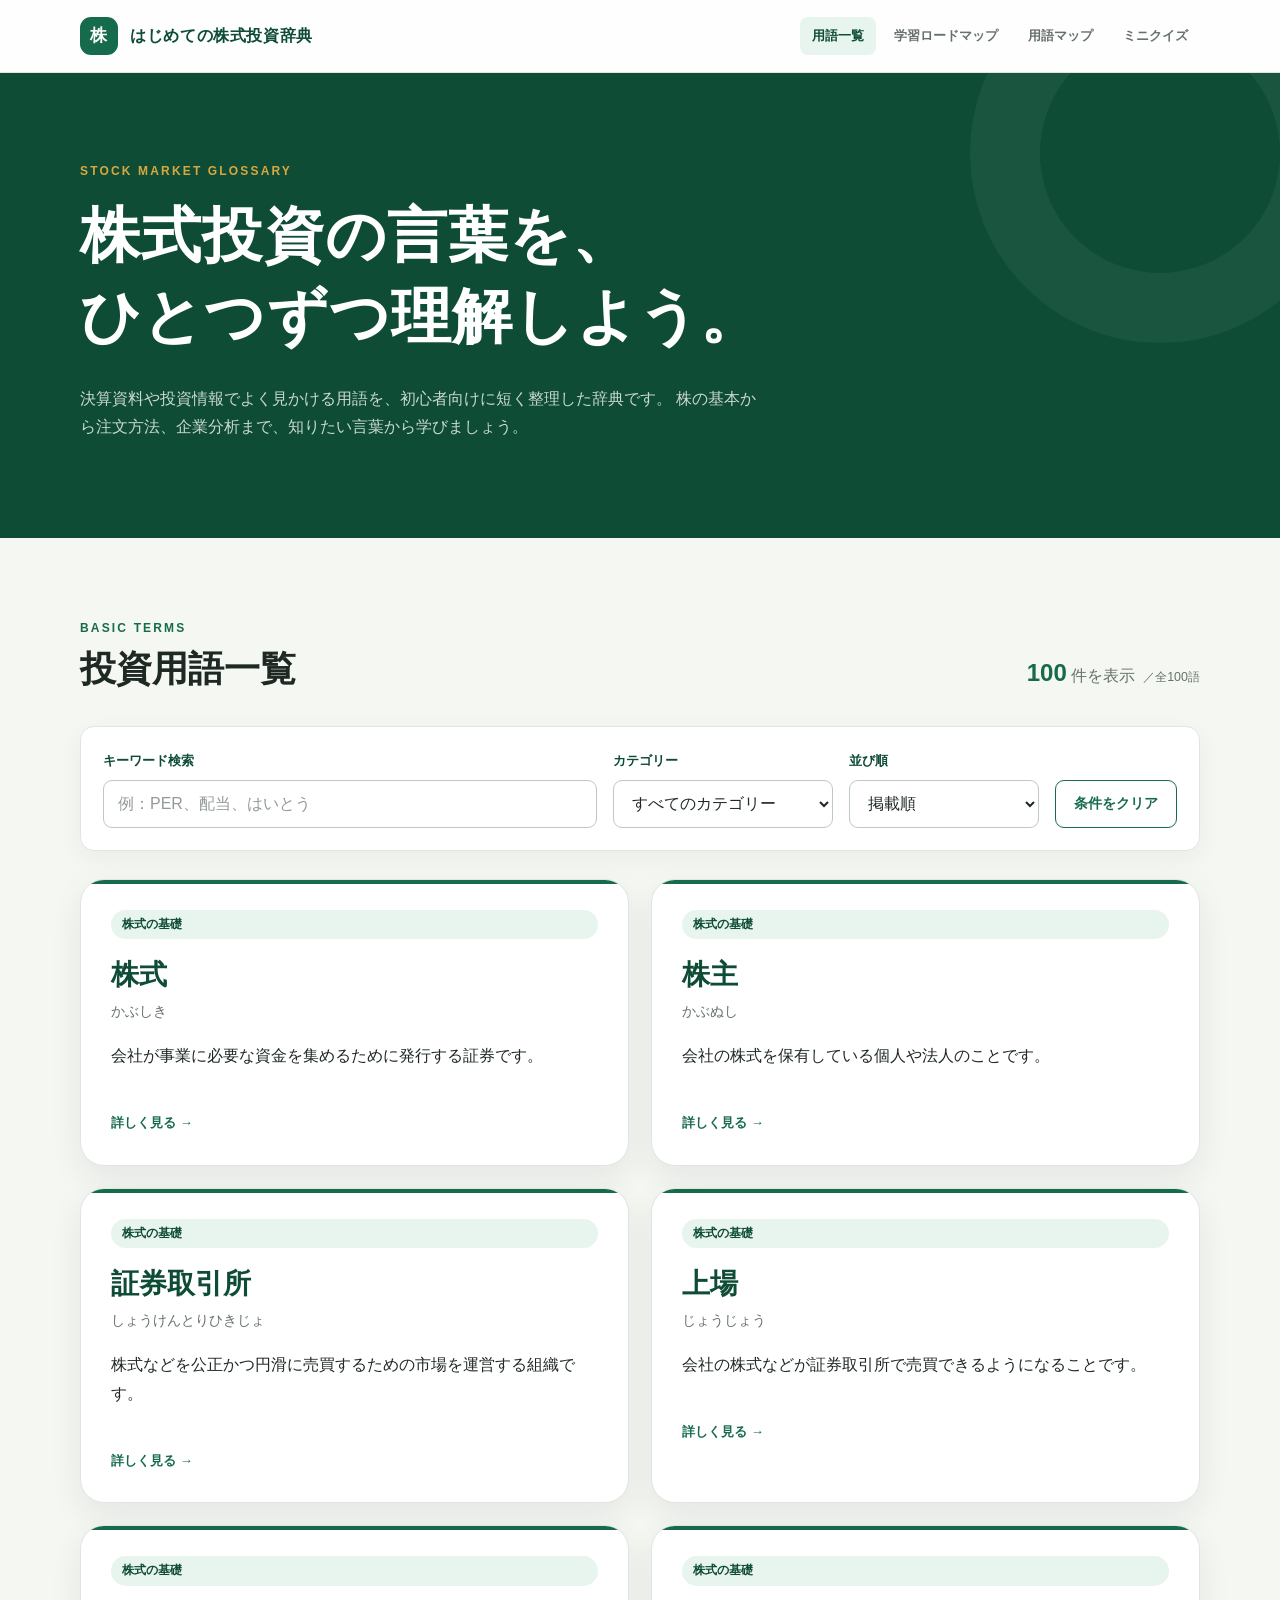
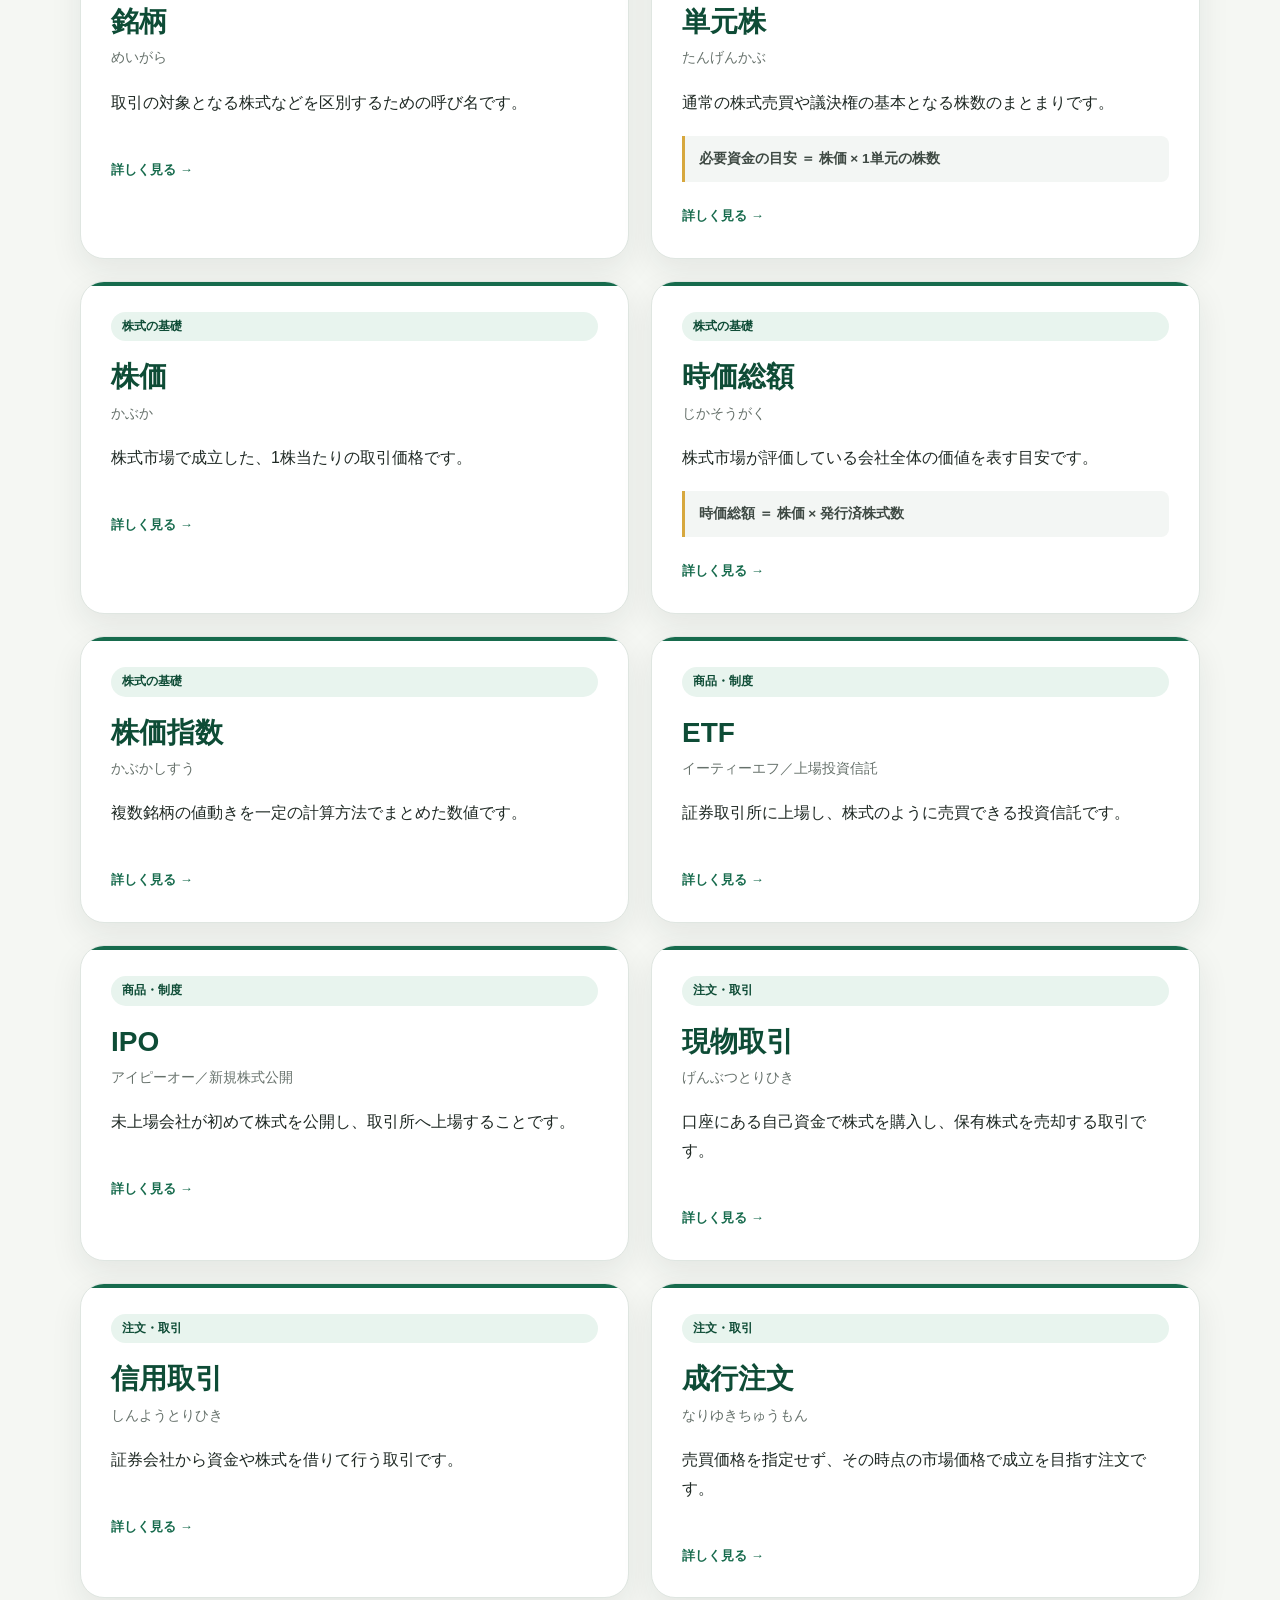
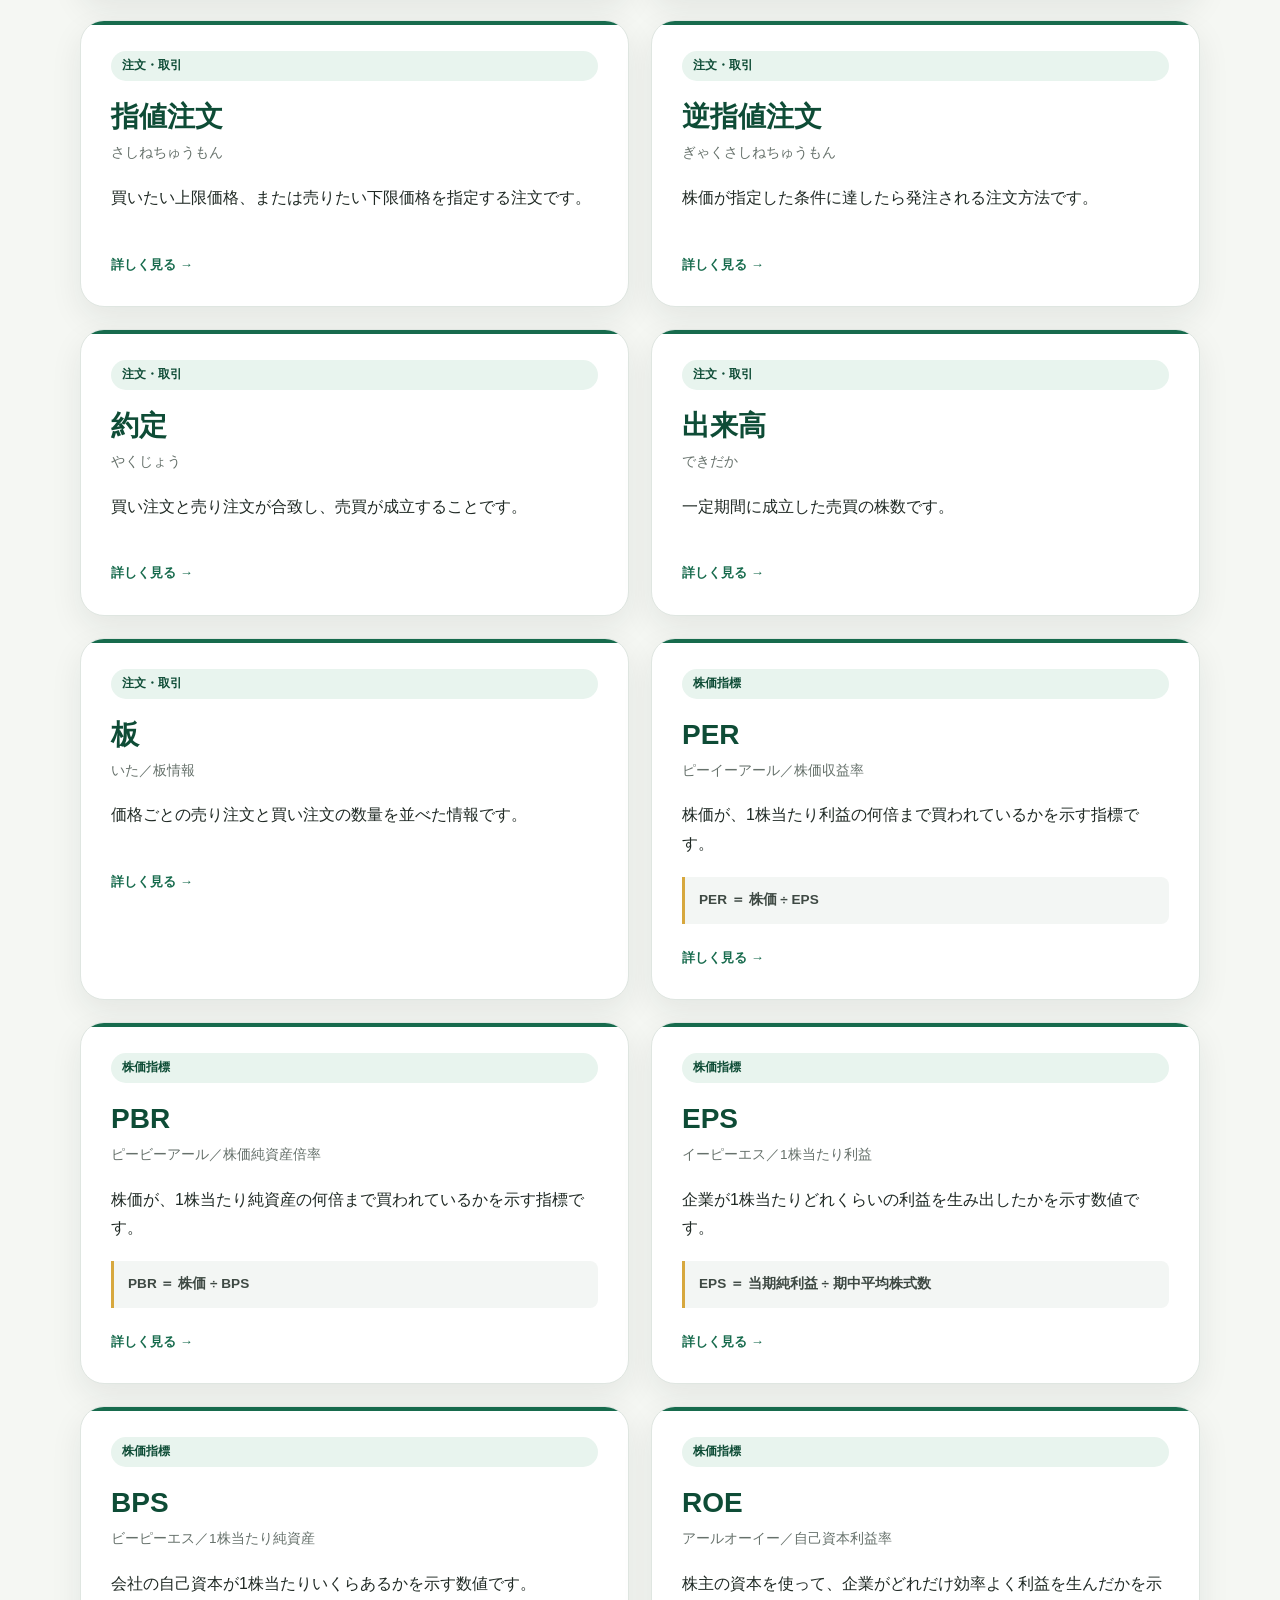
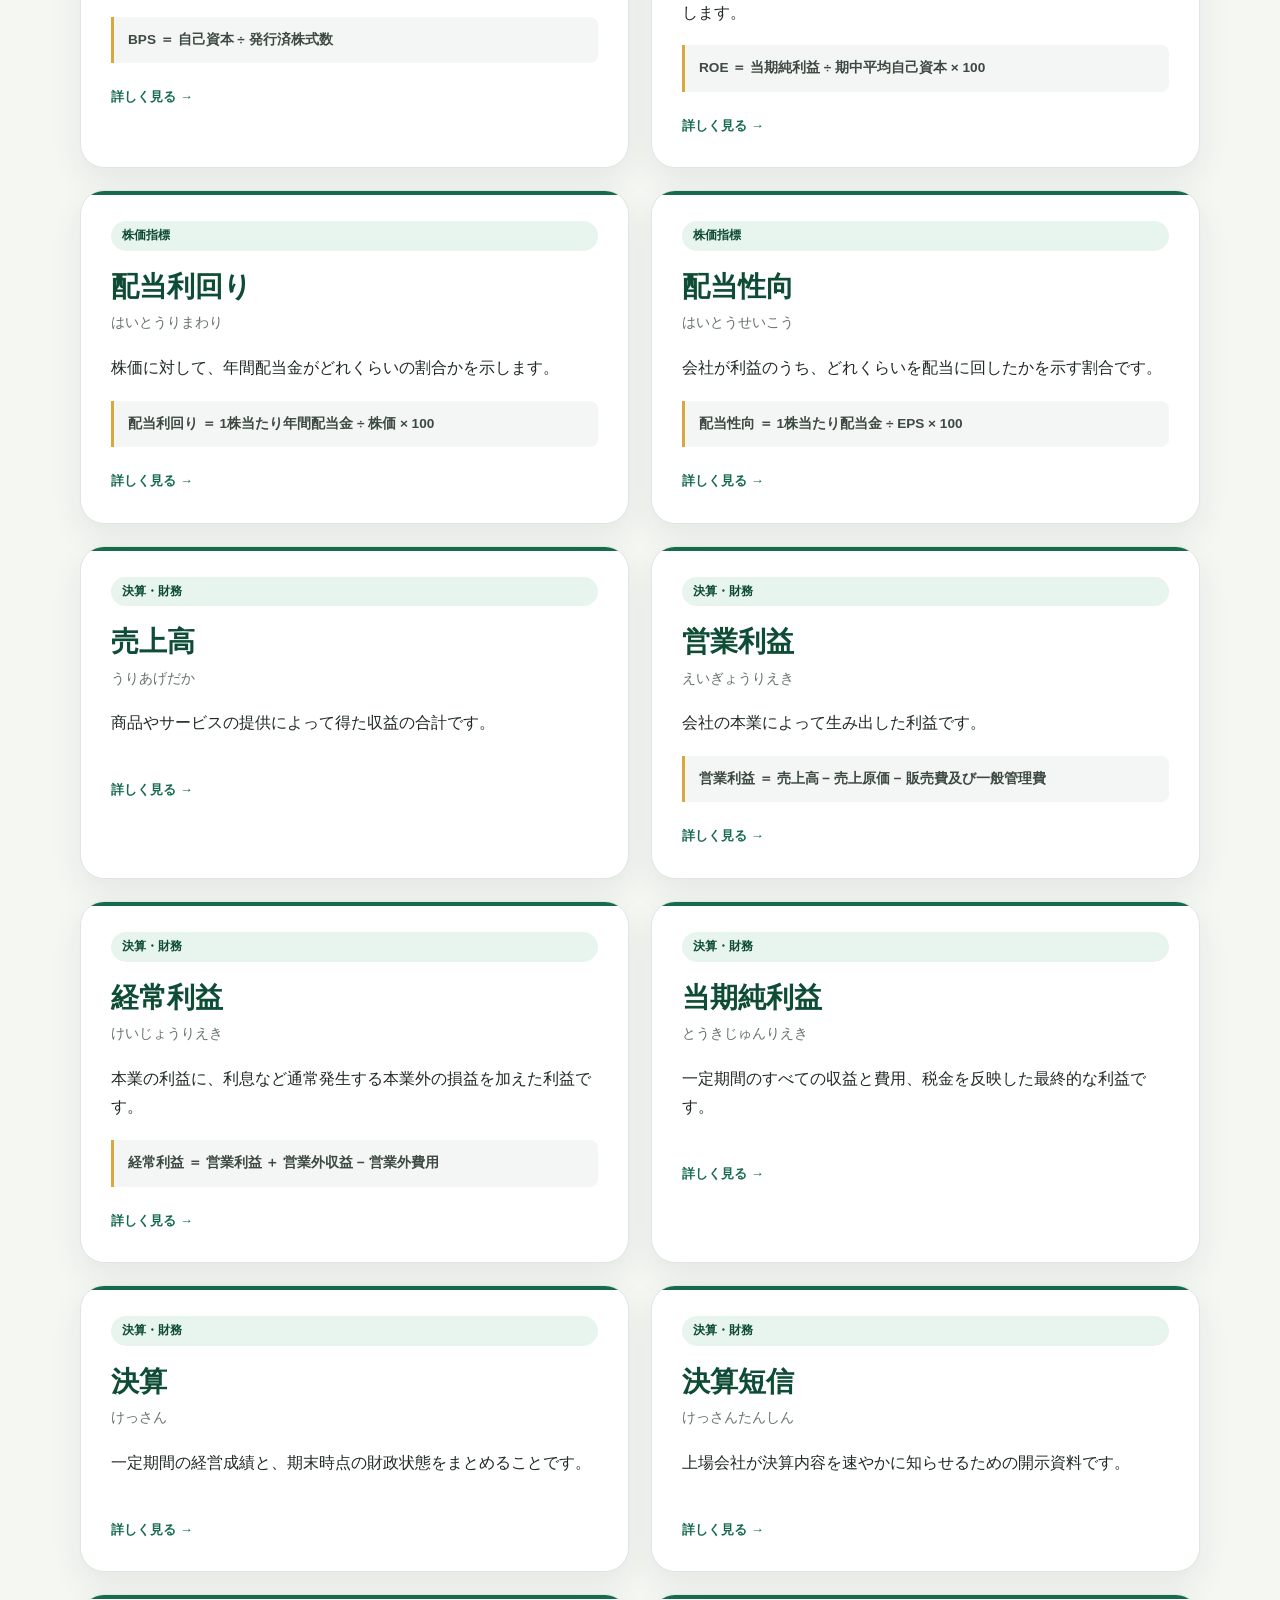
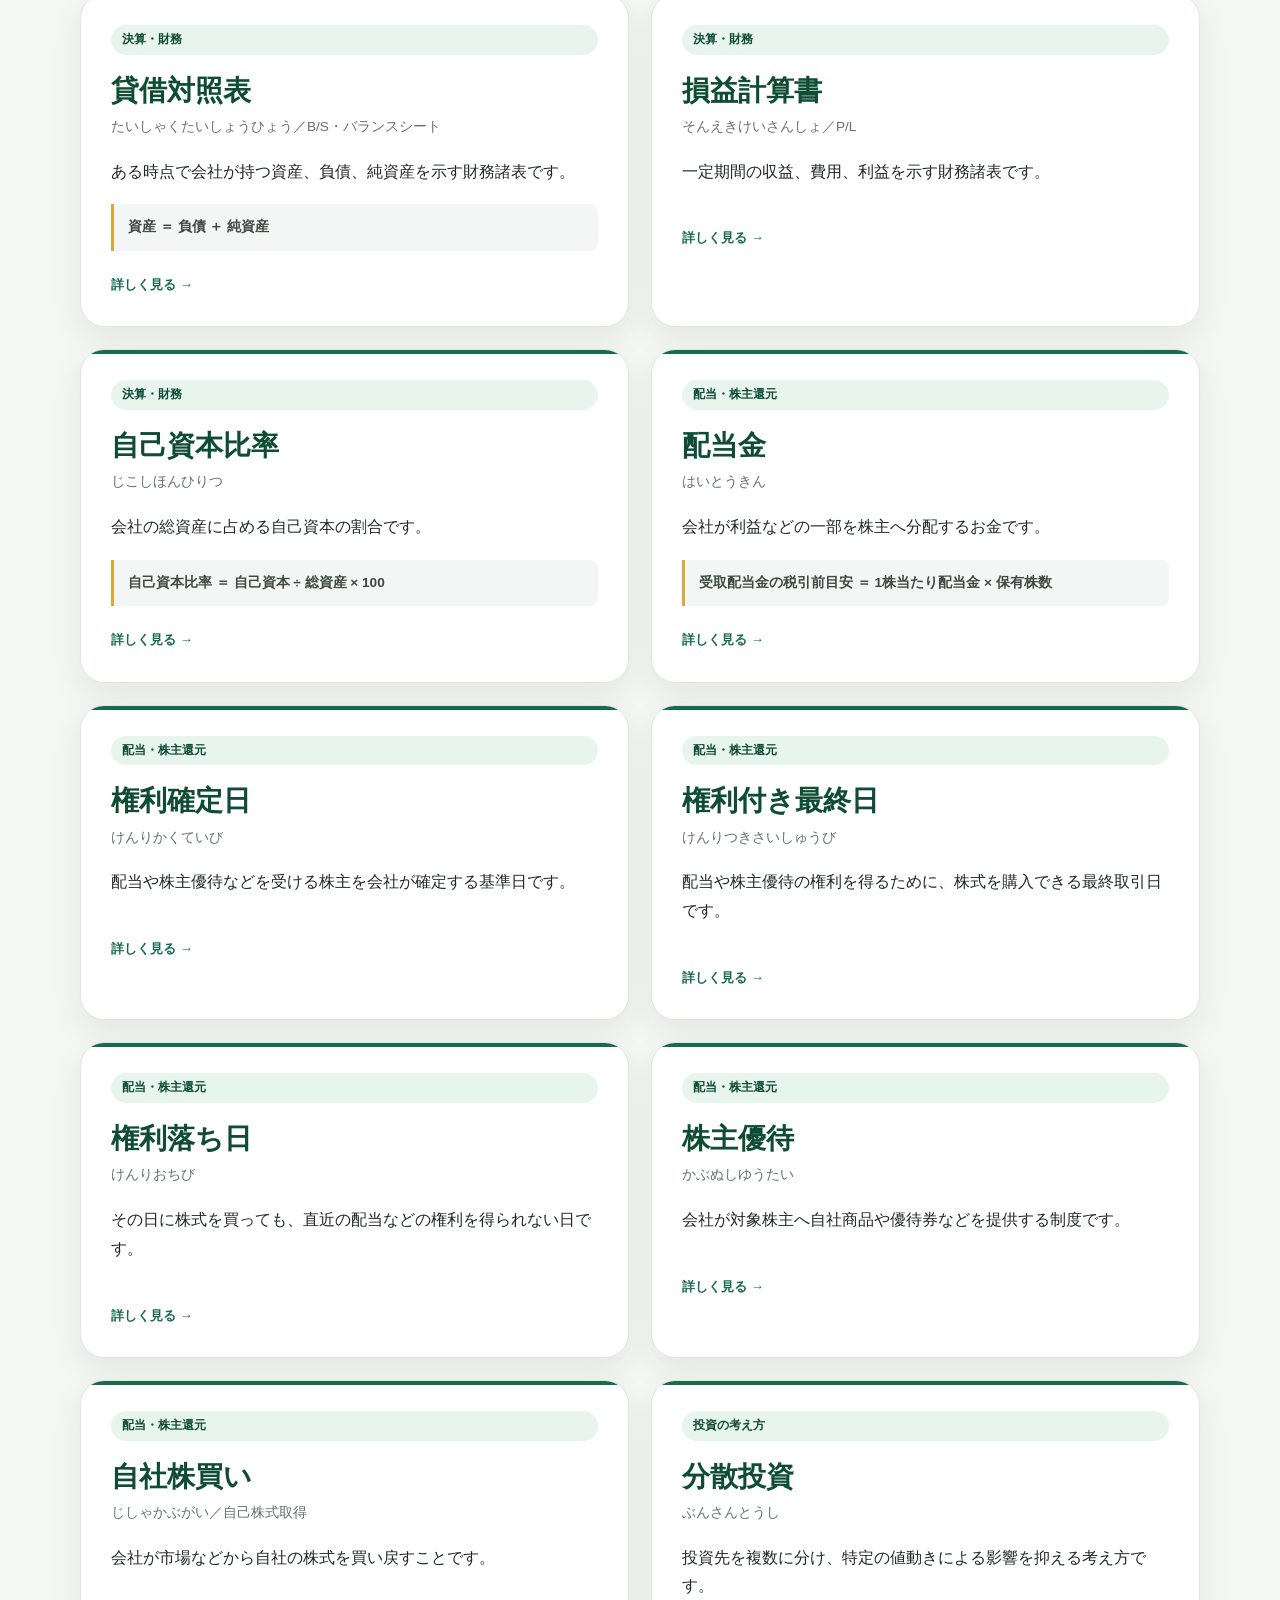
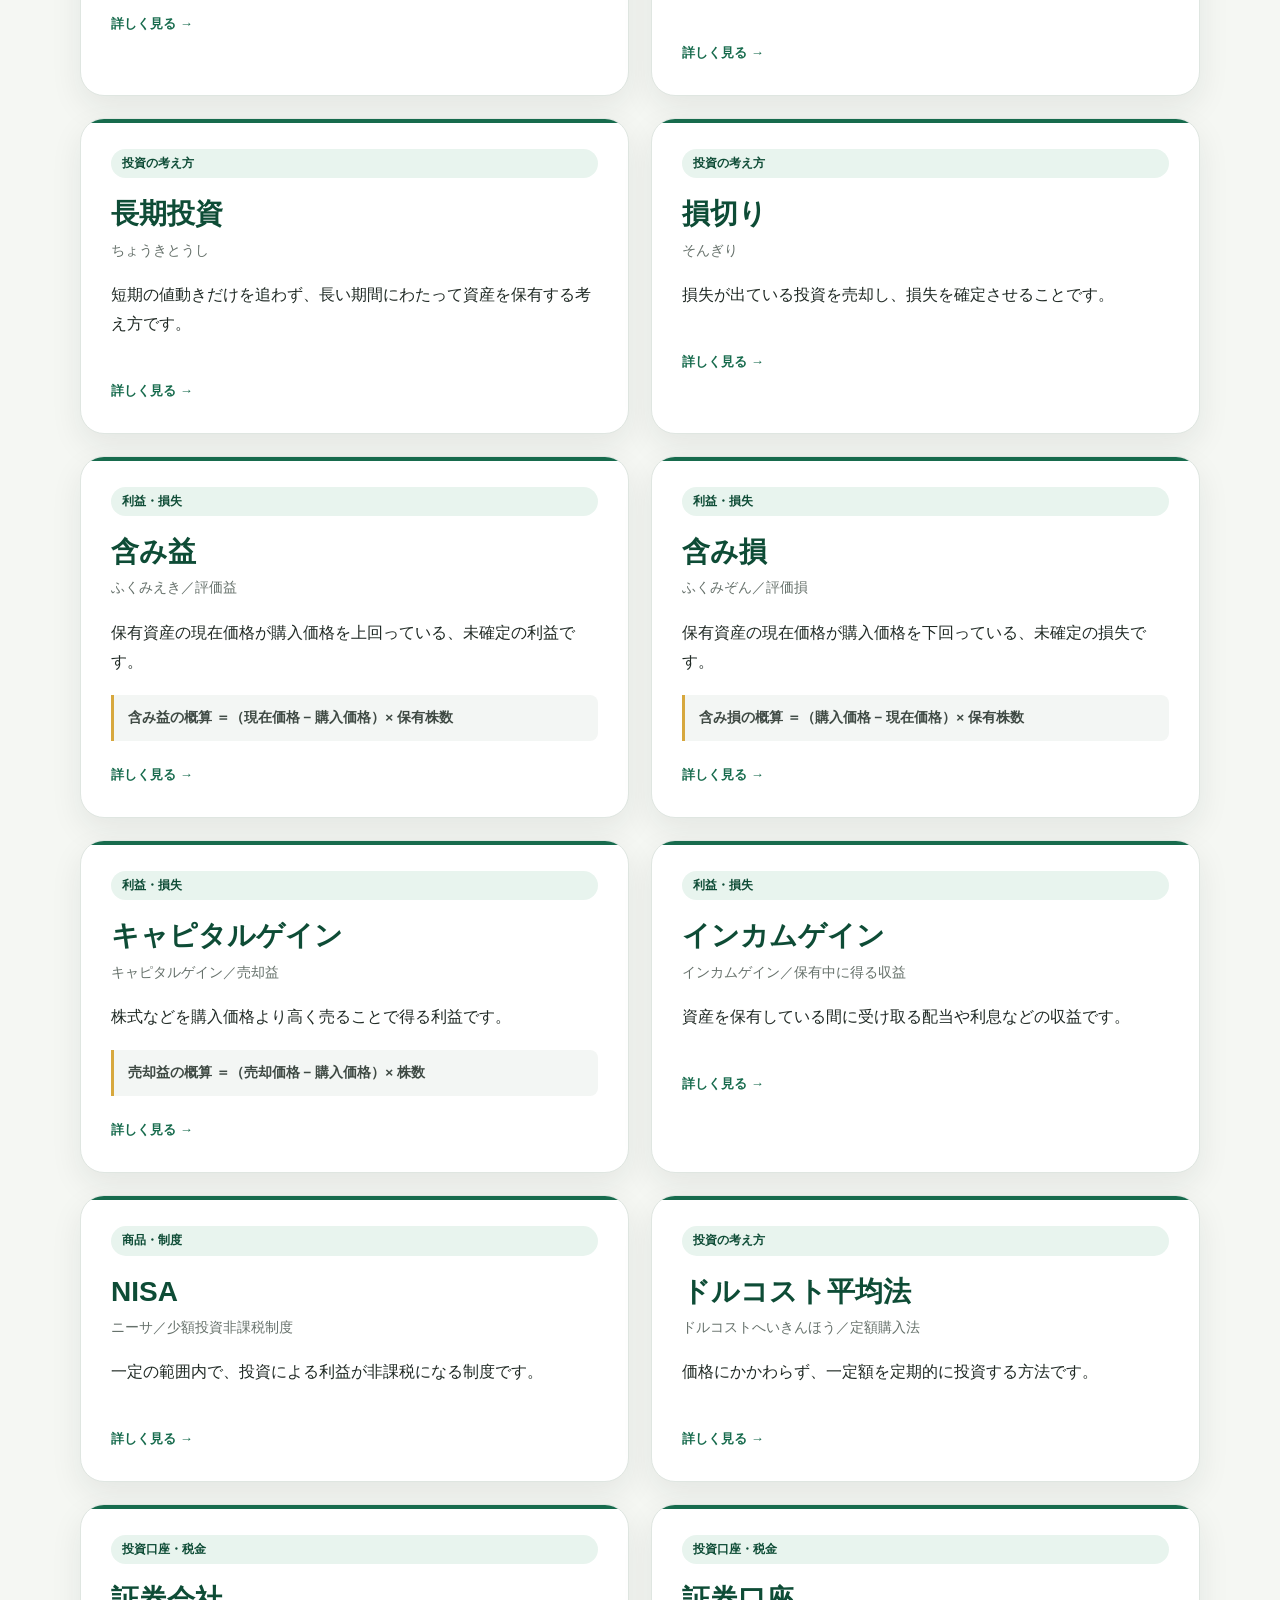
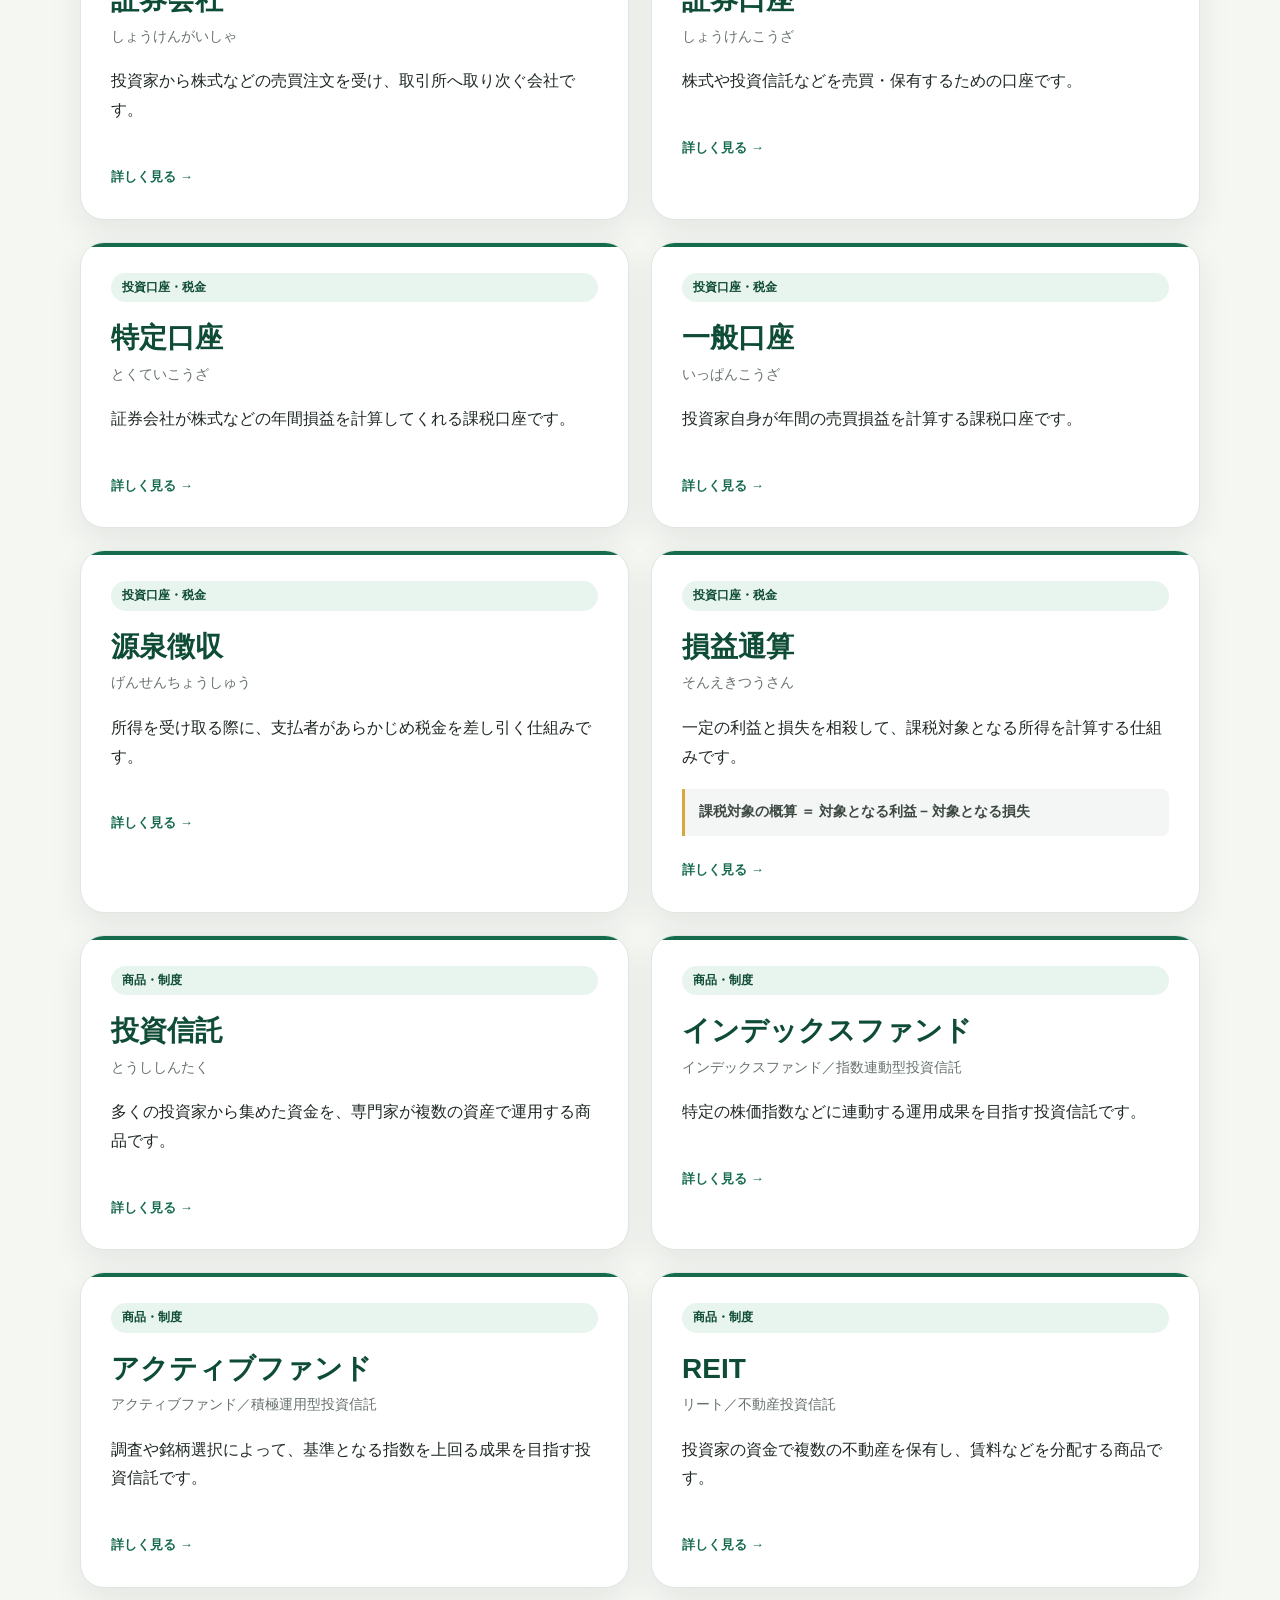
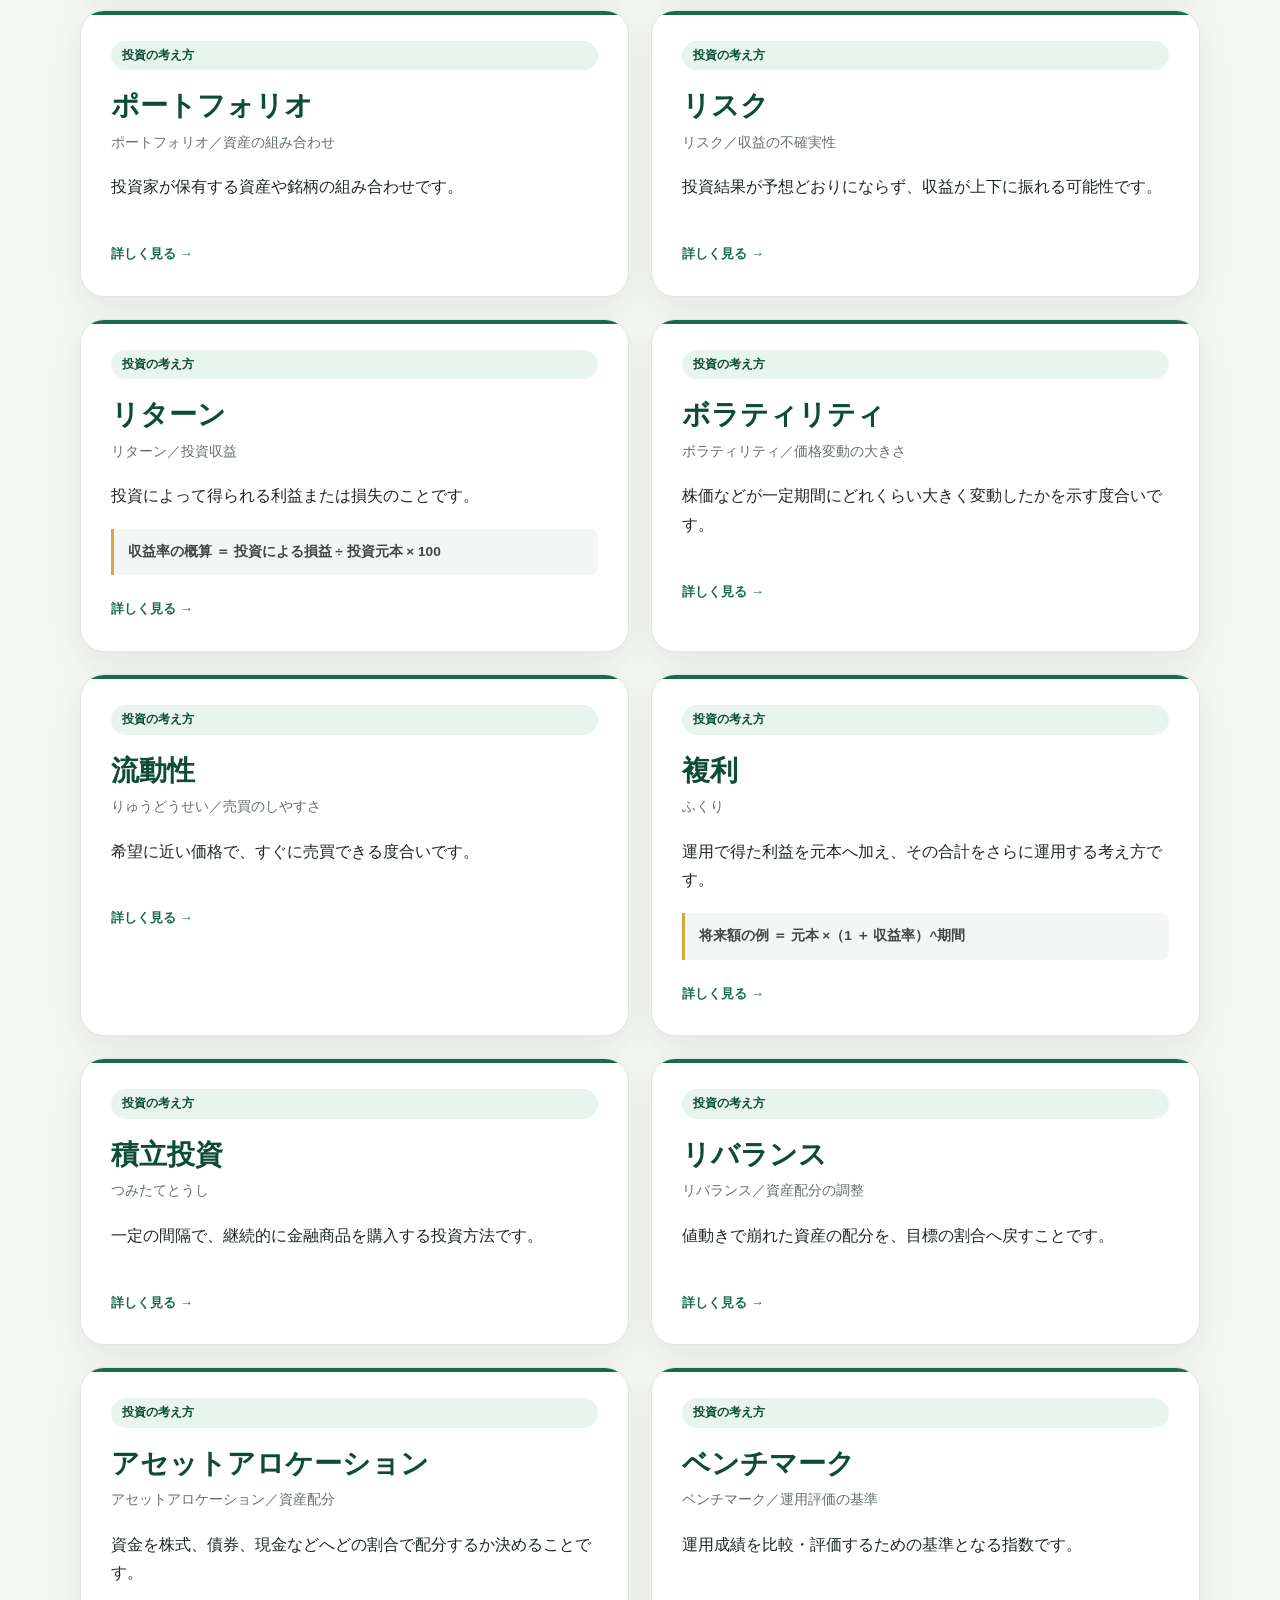
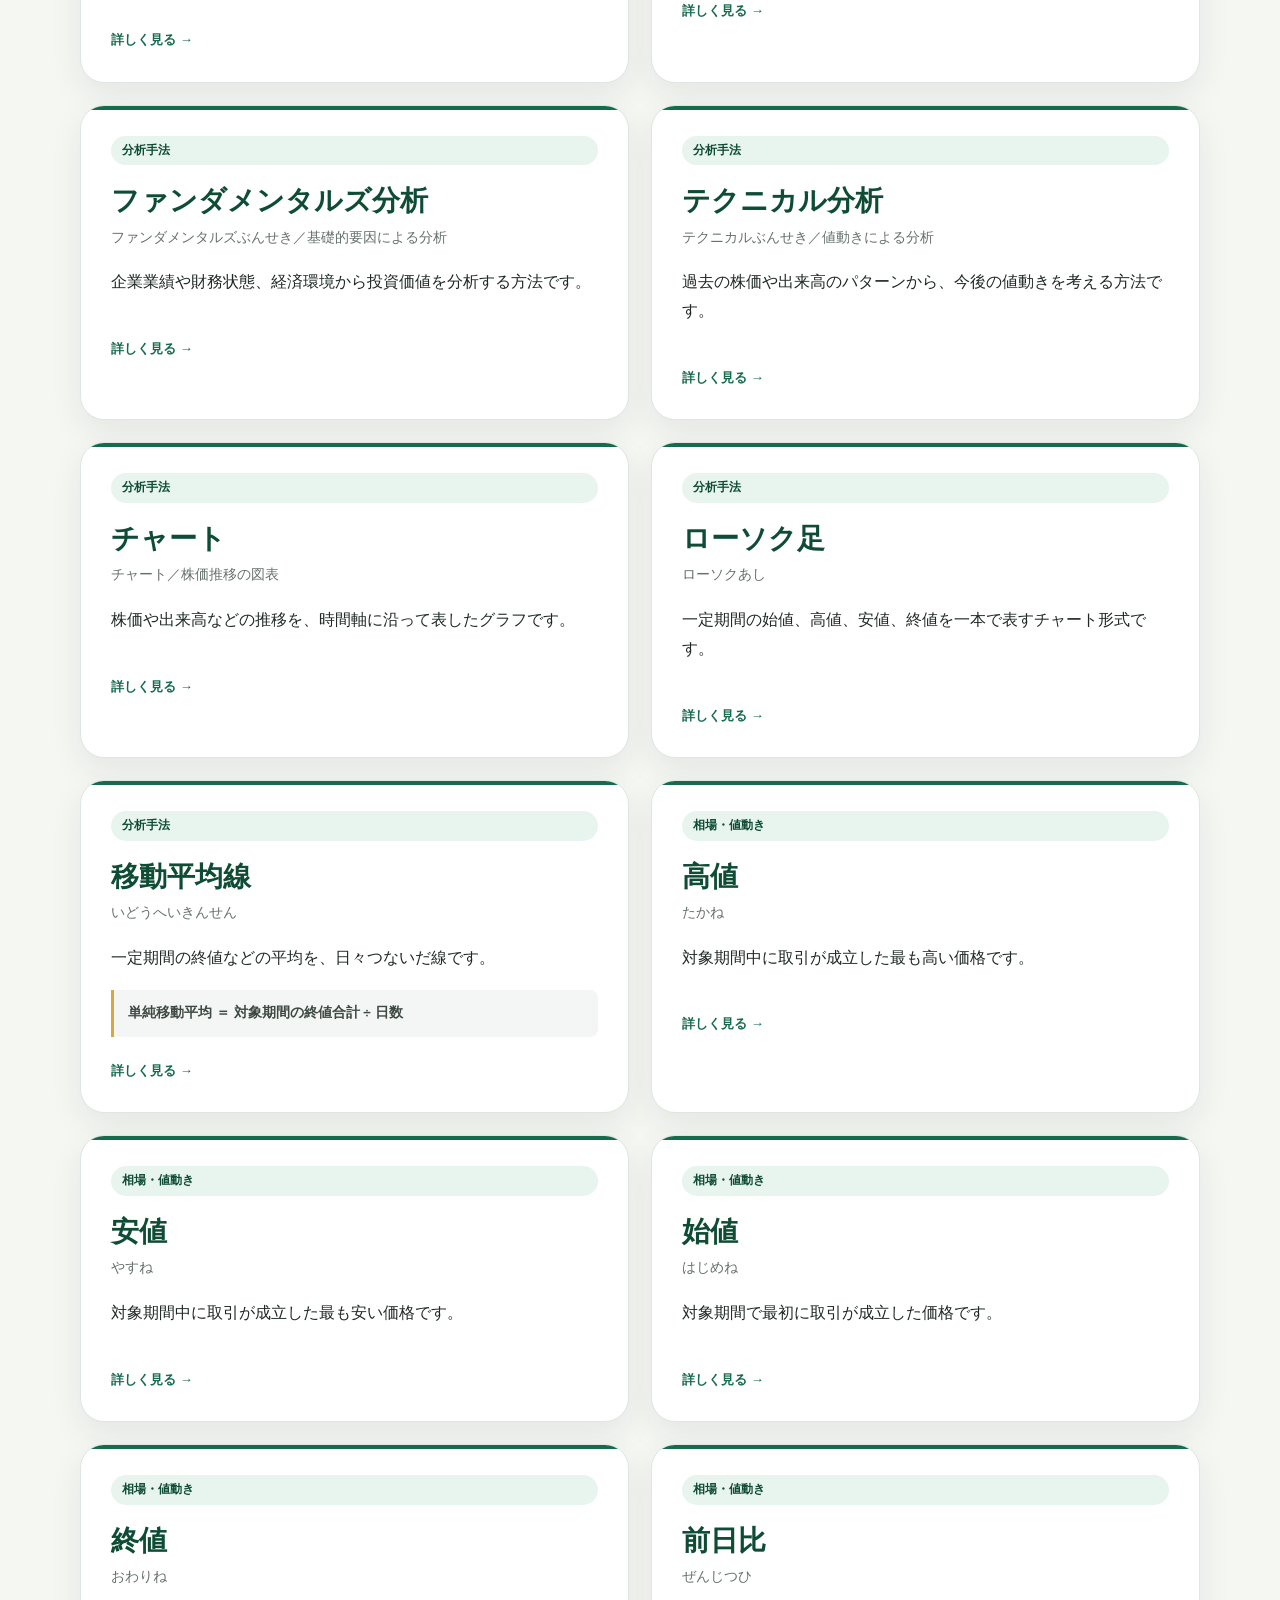
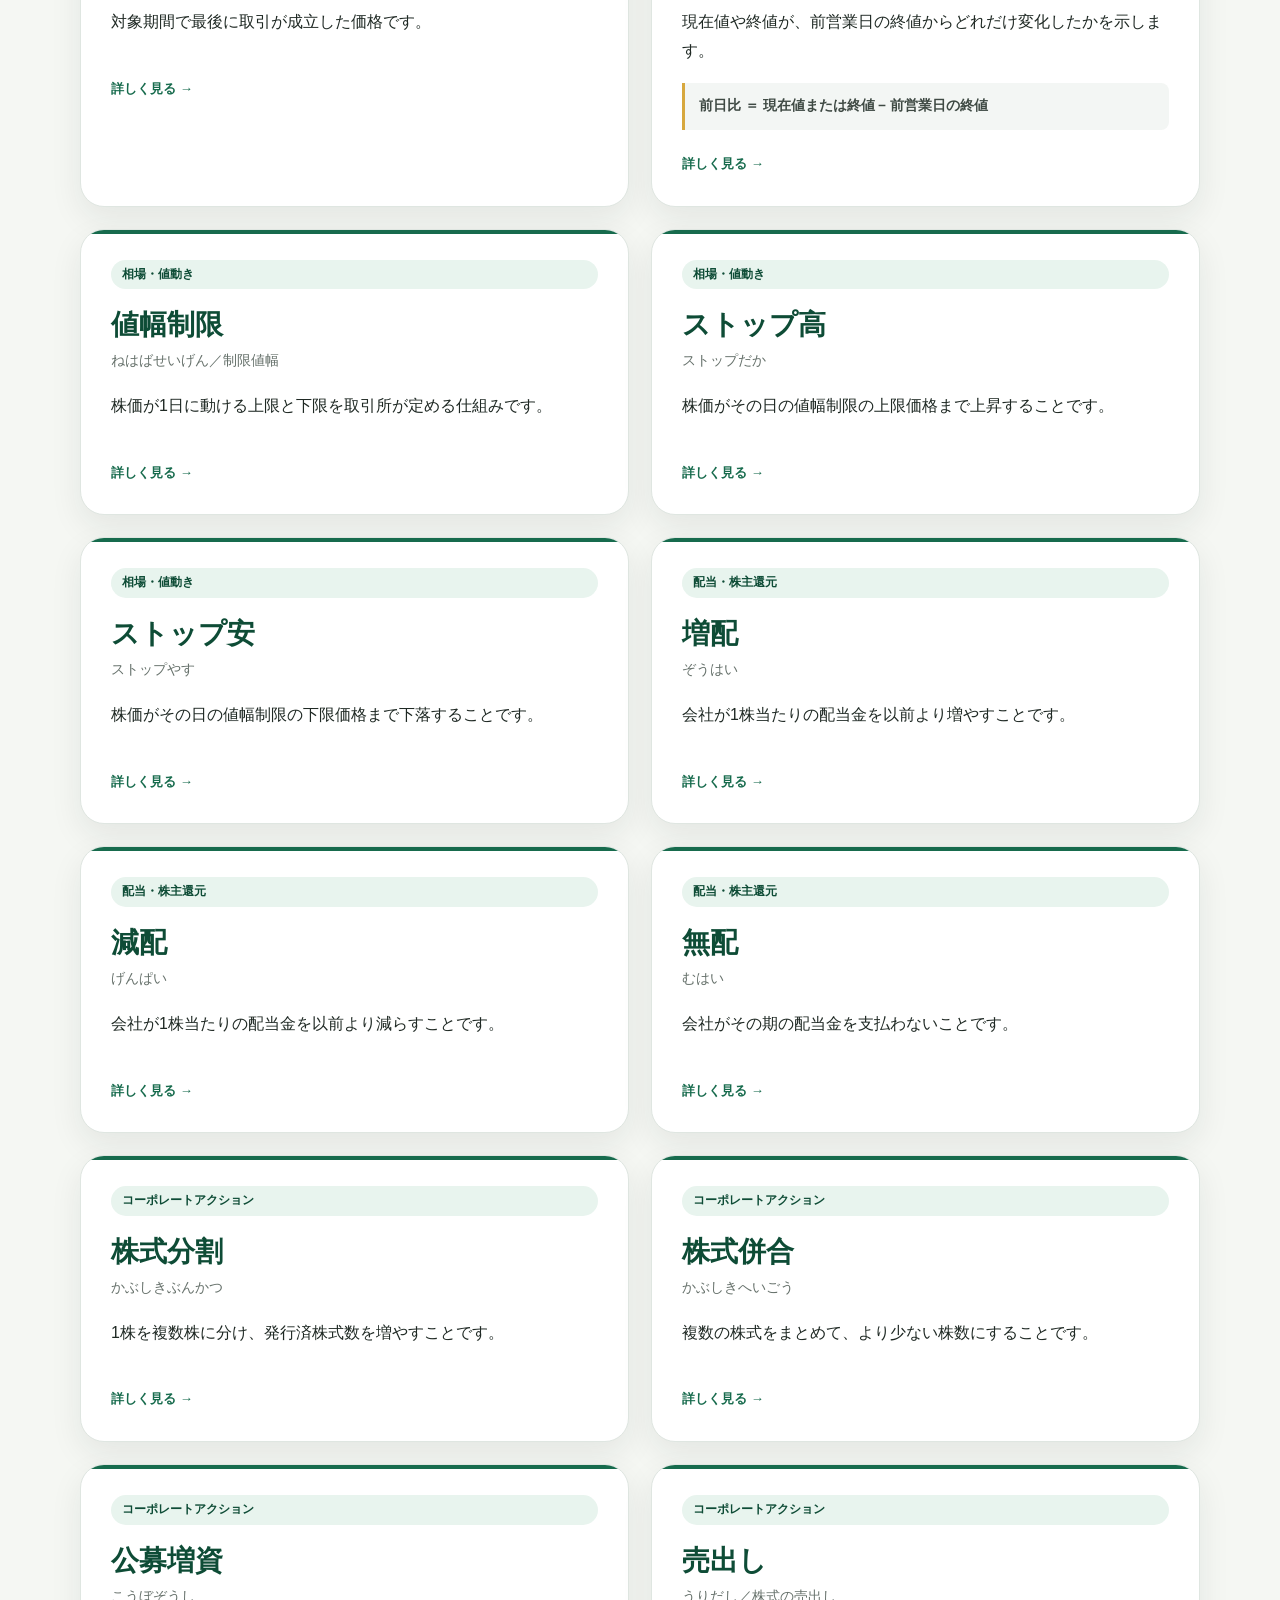
<file: index.html>
<!doctype html>
<html lang="ja">
  <head>
    <meta charset="UTF-8">
    <meta name="viewport" content="width=device-width, initial-scale=1.0">
    <meta
      name="description"
      content="株式投資を始めたばかりの人向けに、基本用語をわかりやすく紹介する辞書サイトです。"
    >
    <title>はじめての株式投資辞典</title>
    <link rel="stylesheet" href="./css/style.css">
    <script src="./js/app.js" defer></script>
  </head>
  <body>
    <header class="site-header">
      <div class="container header-inner">
        <a class="site-title" href="./index.html" aria-label="はじめての株式投資辞典 トップページ">
          <span class="site-title-mark" aria-hidden="true">株</span>
          <span>はじめての株式投資辞典</span>
        </a>
        <nav class="header-nav" aria-label="メインメニュー">
          <a class="is-current" href="./index.html" aria-current="page">用語一覧</a>
          <a href="./learn.html">学習ロードマップ</a>
          <a href="./relations.html">用語マップ</a>
          <a href="./quiz.html">ミニクイズ</a>
        </nav>
      </div>
    </header>

    <main>
      <section class="hero">
        <div class="container hero-inner">
          <p class="eyebrow">STOCK MARKET GLOSSARY</p>
          <h1>株式投資の言葉を、<br>ひとつずつ理解しよう。</h1>
          <p class="hero-description">
            決算資料や投資情報でよく見かける用語を、初心者向けに短く整理した辞典です。
            株の基本から注文方法、企業分析まで、知りたい言葉から学びましょう。
          </p>
        </div>
      </section>

      <section class="terms-section" aria-labelledby="terms-heading">
        <div class="container">
          <div class="section-heading">
            <div>
              <p class="section-label">BASIC TERMS</p>
              <h2 id="terms-heading">投資用語一覧</h2>
            </div>
            <p class="term-count">
              <strong id="term-count">—</strong>件を表示
              <small id="total-count"></small>
            </p>
          </div>

          <form id="search-form" class="search-panel" role="search">
            <div class="form-field search-field">
              <label for="search-input">キーワード検索</label>
              <input
                id="search-input"
                type="search"
                placeholder="例：PER、配当、はいとう"
                autocomplete="off"
              >
            </div>
            <div class="form-field">
              <label for="category-filter">カテゴリー</label>
              <select id="category-filter">
                <option value="">すべてのカテゴリー</option>
              </select>
            </div>
            <div class="form-field">
              <label for="sort-order">並び順</label>
              <select id="sort-order">
                <option value="default">掲載順</option>
                <option value="name-asc">用語名順</option>
                <option value="name-desc">用語名の逆順</option>
                <option value="category">カテゴリー順</option>
              </select>
            </div>
            <button id="reset-filters" class="reset-button" type="button">
              条件をクリア
            </button>
          </form>

          <p id="terms-status" class="terms-status" role="status">
            用語を読み込んでいます…
          </p>
          <div id="term-grid" class="term-grid" aria-busy="true"></div>
        </div>
      </section>

      <aside class="notice" aria-labelledby="notice-heading">
        <div class="container notice-inner">
          <h2 id="notice-heading">この辞典の使い方</h2>
          <p>
            指標は1つだけで判断せず、同業他社との比較や業績の推移とあわせて確認しましょう。
            このサイトは学習用であり、特定の銘柄の売買を勧めるものではありません。
          </p>
        </div>
      </aside>
    </main>

    <footer class="site-footer">
      <div class="container">
        <p><small>&copy; 2026 はじめての株式投資辞典</small></p>
      </div>
    </footer>
  </body>
</html>
</file>
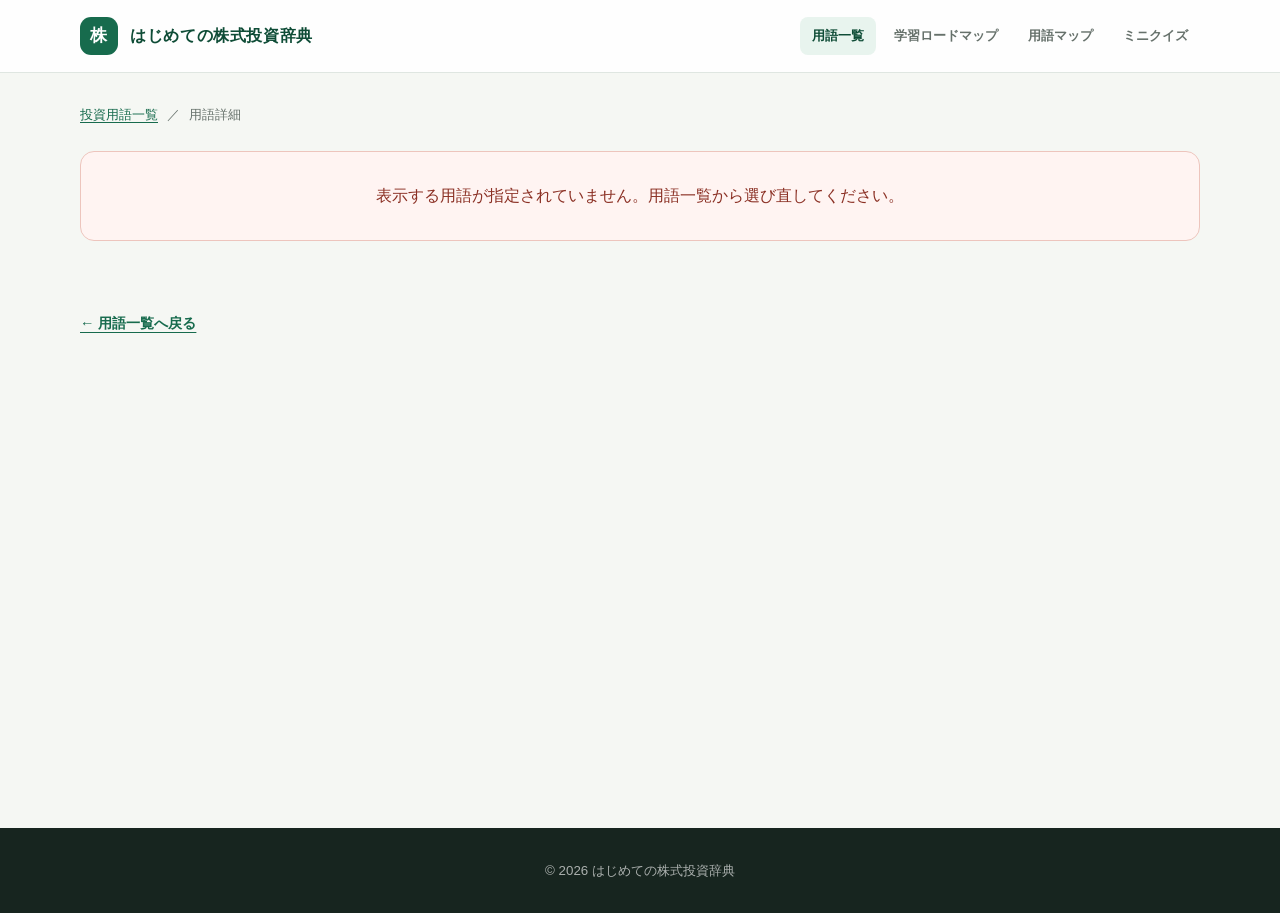
<file: detail.html>
<!doctype html>
<html lang="ja">
  <head>
    <meta charset="UTF-8">
    <meta name="viewport" content="width=device-width, initial-scale=1.0">
    <meta
      name="description"
      content="株式投資の用語を、具体例や注意点とともに初心者向けに解説します。"
    >
    <title>用語詳細｜はじめての株式投資辞典</title>
    <link rel="stylesheet" href="./css/style.css">
    <script src="./js/detail.js" defer></script>
  </head>
  <body>
    <header class="site-header">
      <div class="container header-inner">
        <a class="site-title" href="./index.html" aria-label="はじめての株式投資辞典 トップページ">
          <span class="site-title-mark" aria-hidden="true">株</span>
          <span>はじめての株式投資辞典</span>
        </a>
        <nav class="header-nav" aria-label="メインメニュー">
          <a class="is-current" href="./index.html" aria-current="page">用語一覧</a>
          <a href="./learn.html">学習ロードマップ</a>
          <a href="./relations.html">用語マップ</a>
          <a href="./quiz.html">ミニクイズ</a>
        </nav>
      </div>
    </header>

    <main class="detail-main">
      <div class="container">
        <nav class="breadcrumb" aria-label="パンくずリスト">
          <a href="./index.html">投資用語一覧</a>
          <span aria-hidden="true">／</span>
          <span id="breadcrumb-current">用語詳細</span>
        </nav>

        <p id="detail-status" class="terms-status detail-status" role="status">
          用語を読み込んでいます…
        </p>

        <noscript>
          <div class="relations-error">
            <h1>用語詳細を表示するにはJavaScriptが必要です</h1>
            <p>JavaScriptを有効にするか、用語一覧へ戻ってください。</p>
            <a class="primary-button" href="./index.html">用語一覧へ戻る</a>
          </div>
        </noscript>

        <article id="term-detail" class="term-detail" hidden>
          <header class="detail-header">
            <span id="detail-category" class="category-badge"></span>
            <h1 id="detail-name"></h1>
            <p id="detail-reading" class="detail-reading"></p>
            <p id="detail-summary" class="detail-summary"></p>
          </header>

          <div class="detail-content">
            <section class="detail-section" aria-labelledby="description-heading">
              <h2 id="description-heading">意味</h2>
              <p id="detail-description"></p>
            </section>

            <section id="formula-section" class="detail-section" aria-labelledby="formula-heading">
              <h2 id="formula-heading">計算式</h2>
              <p id="detail-formula" class="formula detail-formula"></p>
            </section>

            <section class="detail-section" aria-labelledby="example-heading">
              <h2 id="example-heading">具体例</h2>
              <p id="detail-example"></p>
            </section>

            <section class="detail-section caution-section" aria-labelledby="caution-heading">
              <h2 id="caution-heading">初心者が注意したいこと</h2>
              <p id="detail-caution"></p>
            </section>
          </div>
        </article>

        <section id="related-section" class="related-section" aria-labelledby="related-heading" hidden>
          <div class="related-heading-row">
            <div>
              <p class="section-label">UNDERSTAND THE CONNECTIONS</p>
              <h2 id="related-heading">この用語を、つながりで理解する</h2>
            </div>
            <a class="secondary-button" href="./relations.html">用語マップ全体を見る</a>
          </div>

          <p id="related-status" class="related-status" role="status" hidden></p>

          <div id="current-relation-term" class="current-relation-term"></div>

          <section id="learning-path-section" class="learning-path-section" aria-labelledby="learning-path-heading" hidden>
            <h3 id="learning-path-heading">次にたどる学習ルート</h3>
            <div class="learning-path-grid">
              <div id="prerequisite-path" class="learning-path-card" hidden>
                <h4><span aria-hidden="true">①</span> 先に理解したい用語</h4>
                <ul></ul>
              </div>
              <div id="next-path" class="learning-path-card" hidden>
                <h4><span aria-hidden="true">→</span> 次に学びたい用語</h4>
                <ul></ul>
              </div>
              <div id="compare-path" class="learning-path-card" hidden>
                <h4><span aria-hidden="true">⇄</span> 比較すると理解しやすい用語</h4>
                <ul></ul>
              </div>
            </div>
          </section>

          <section class="typed-related-section" aria-labelledby="typed-related-heading">
            <h3 id="typed-related-heading">関係タイプ別の関連用語</h3>
            <div id="related-terms" class="typed-related-groups"></div>
          </section>

          <section id="related-clusters-section" class="related-clusters-section" aria-labelledby="related-clusters-heading" hidden>
            <h3 id="related-clusters-heading">この用語が含まれるクラスター</h3>
            <div id="related-clusters" class="related-clusters"></div>
          </section>
        </section>

        <a class="back-link" href="./index.html">← 用語一覧へ戻る</a>
      </div>
    </main>

    <footer class="site-footer">
      <div class="container">
        <p><small>&copy; 2026 はじめての株式投資辞典</small></p>
      </div>
    </footer>
  </body>
</html>
</file>
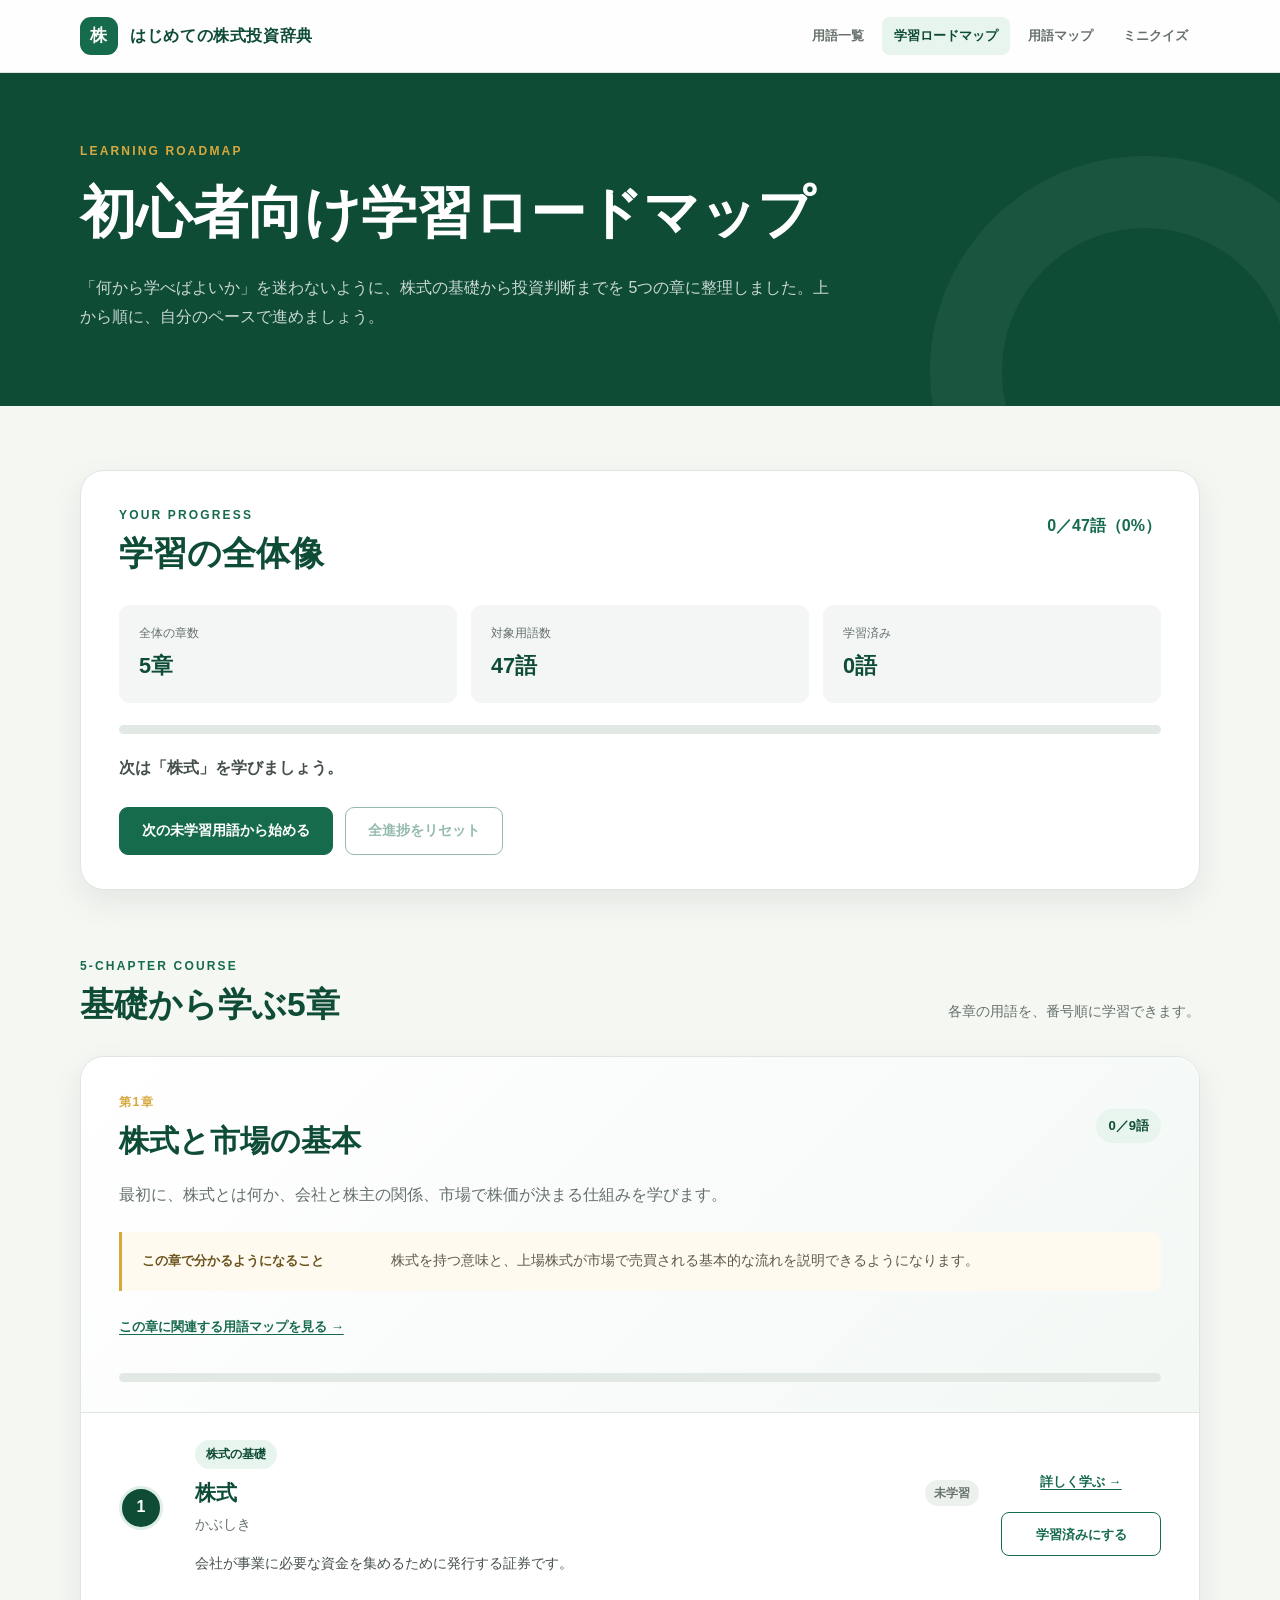
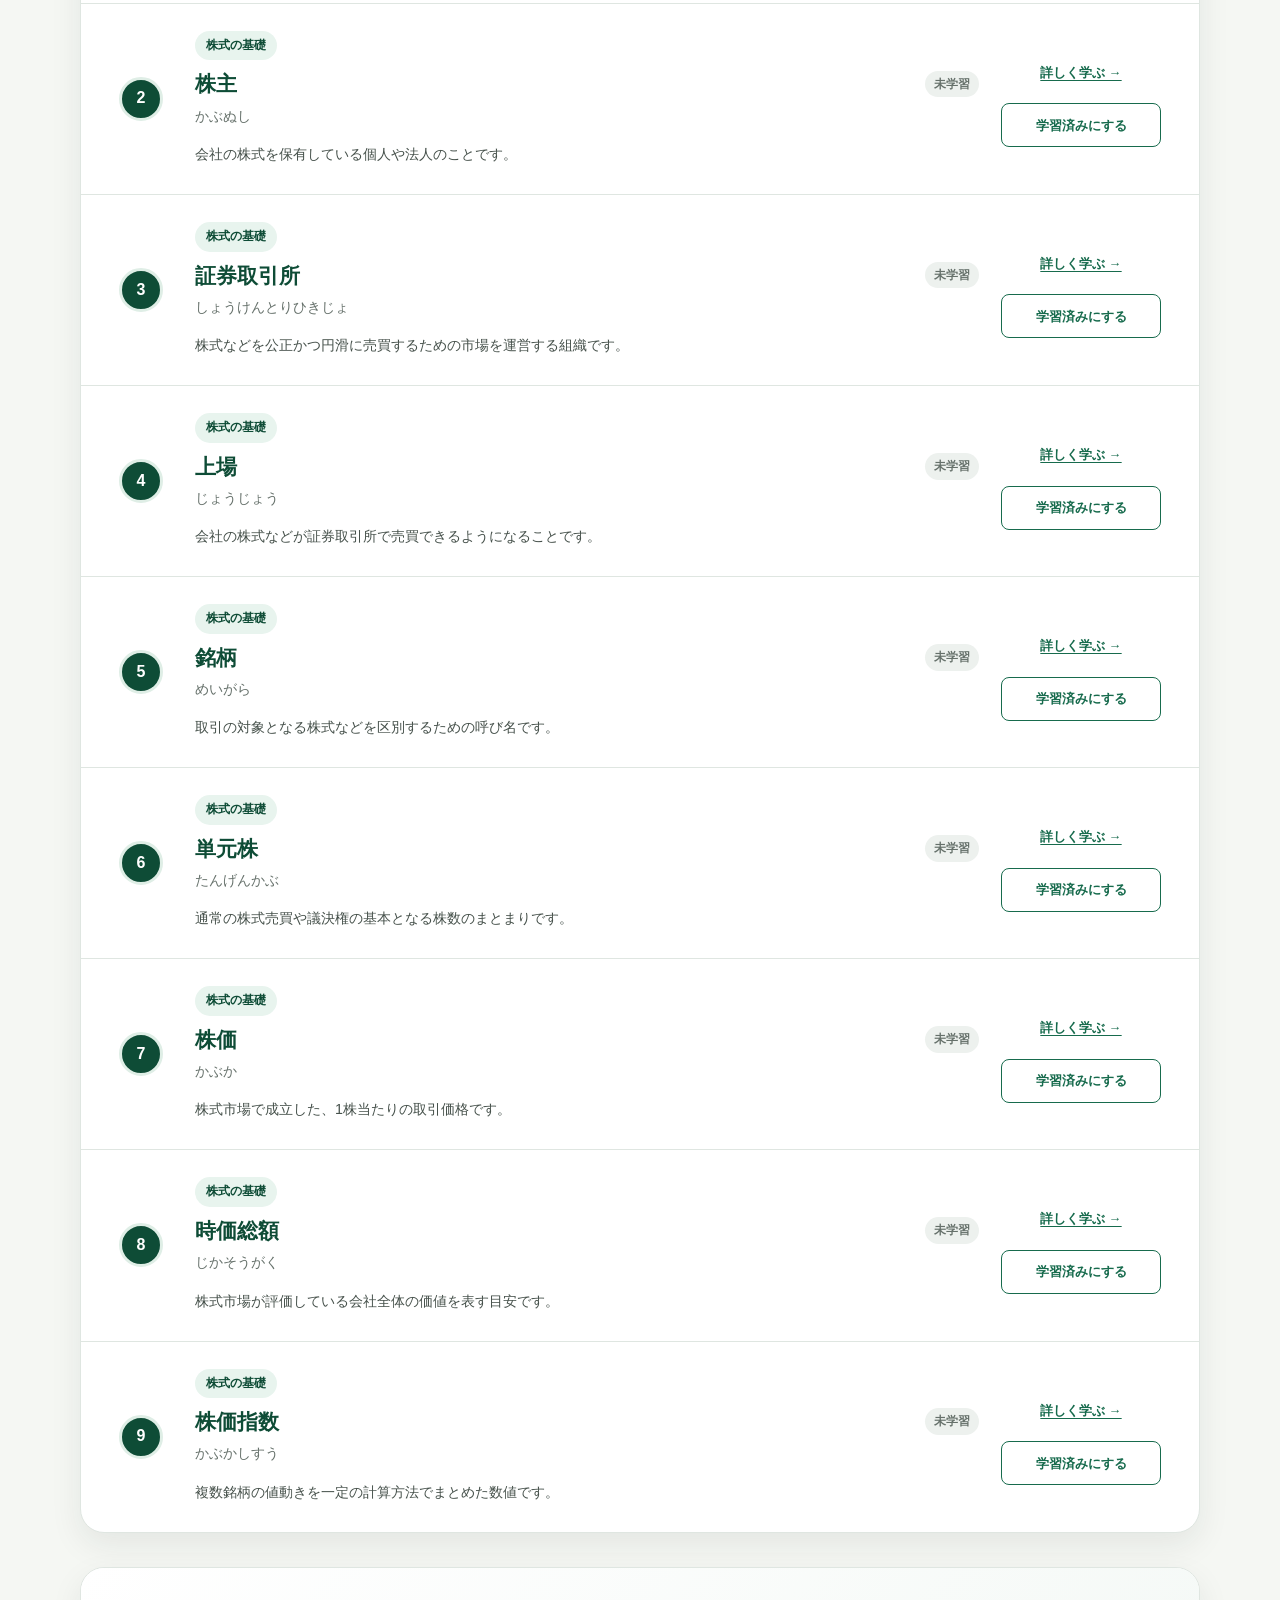
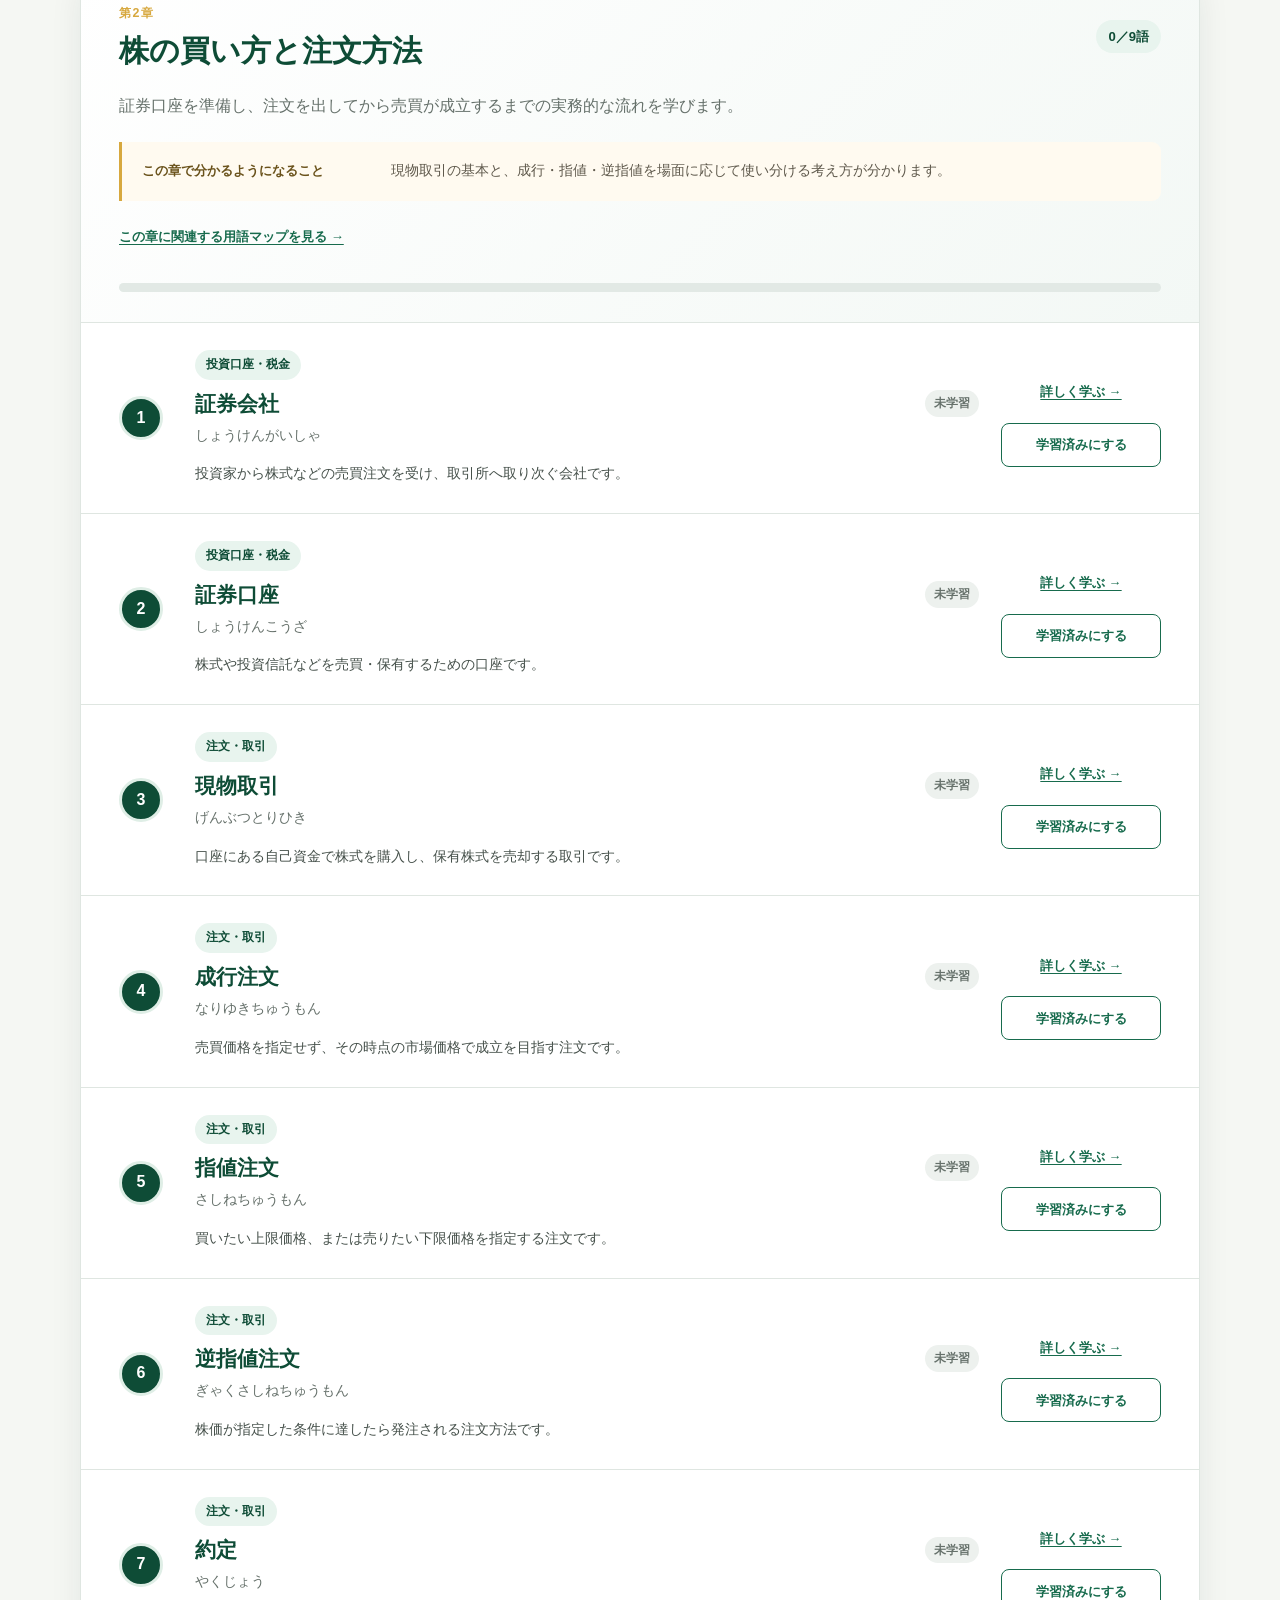
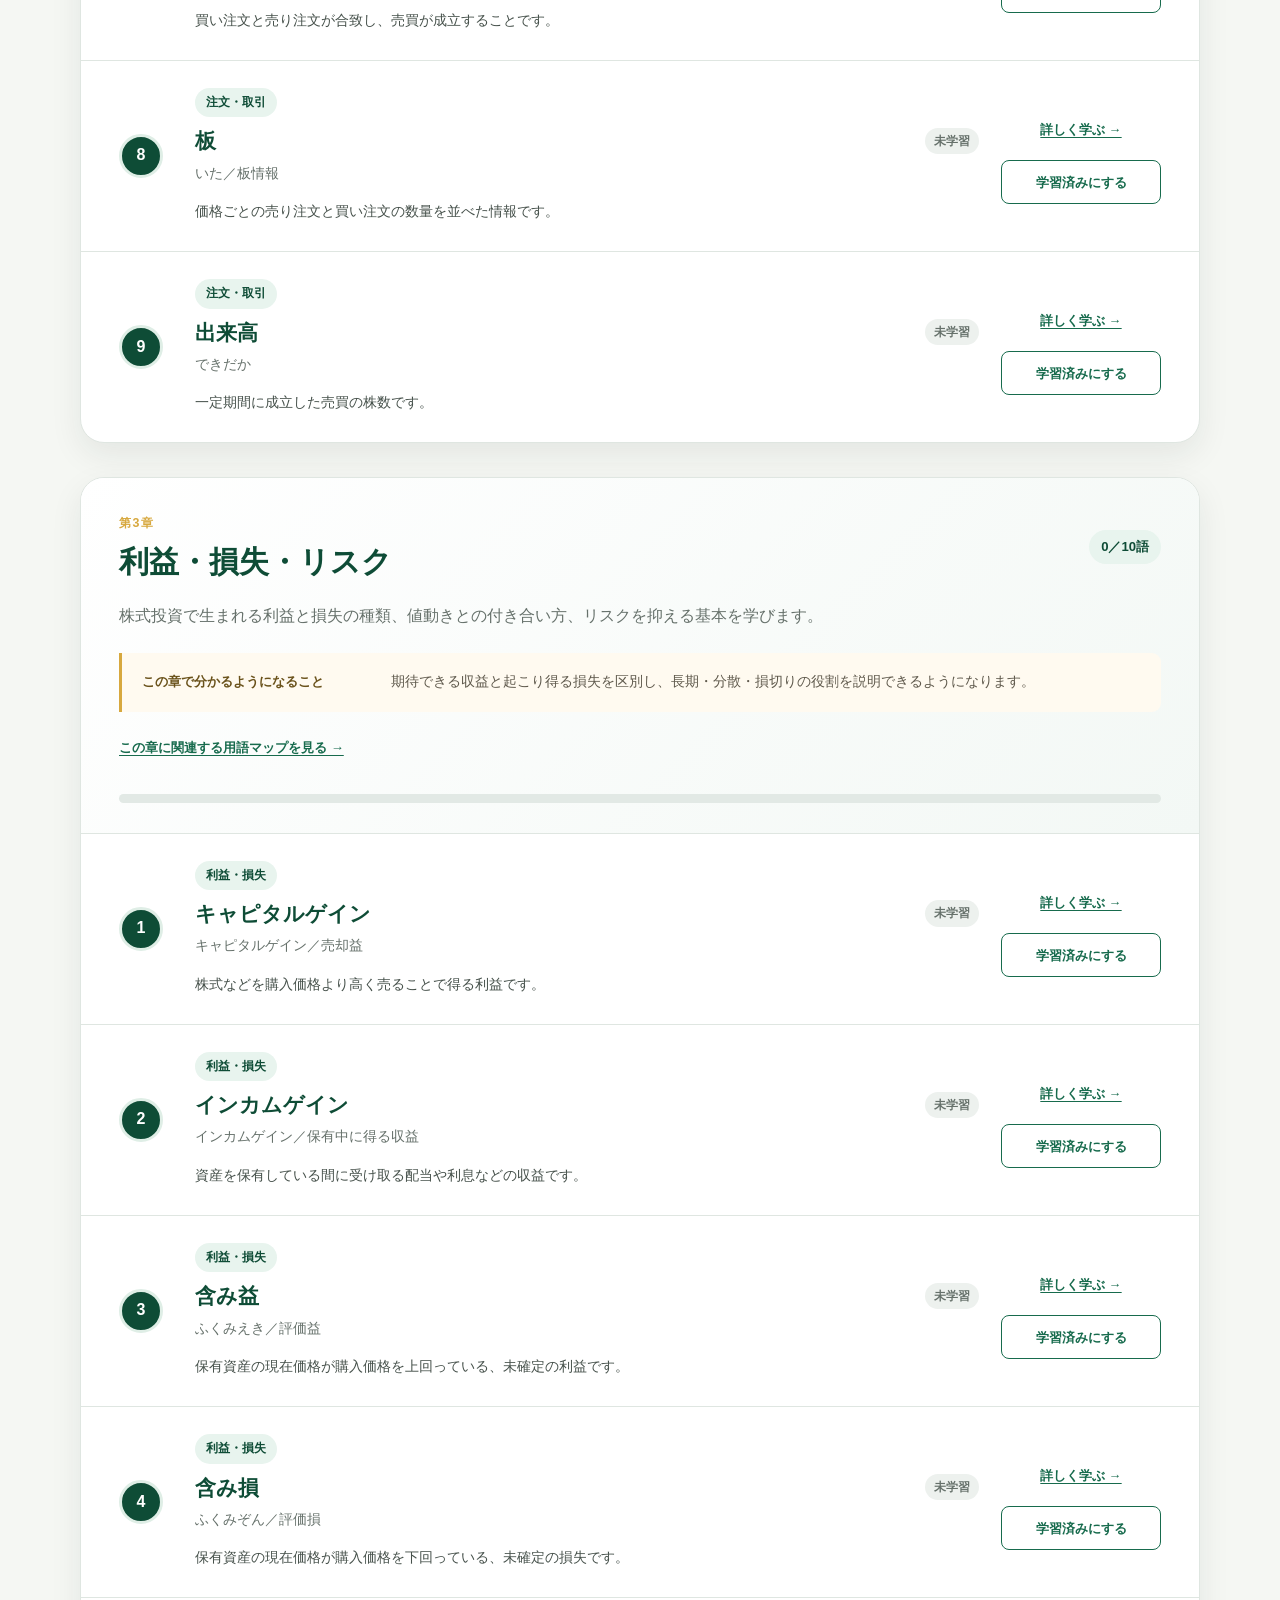
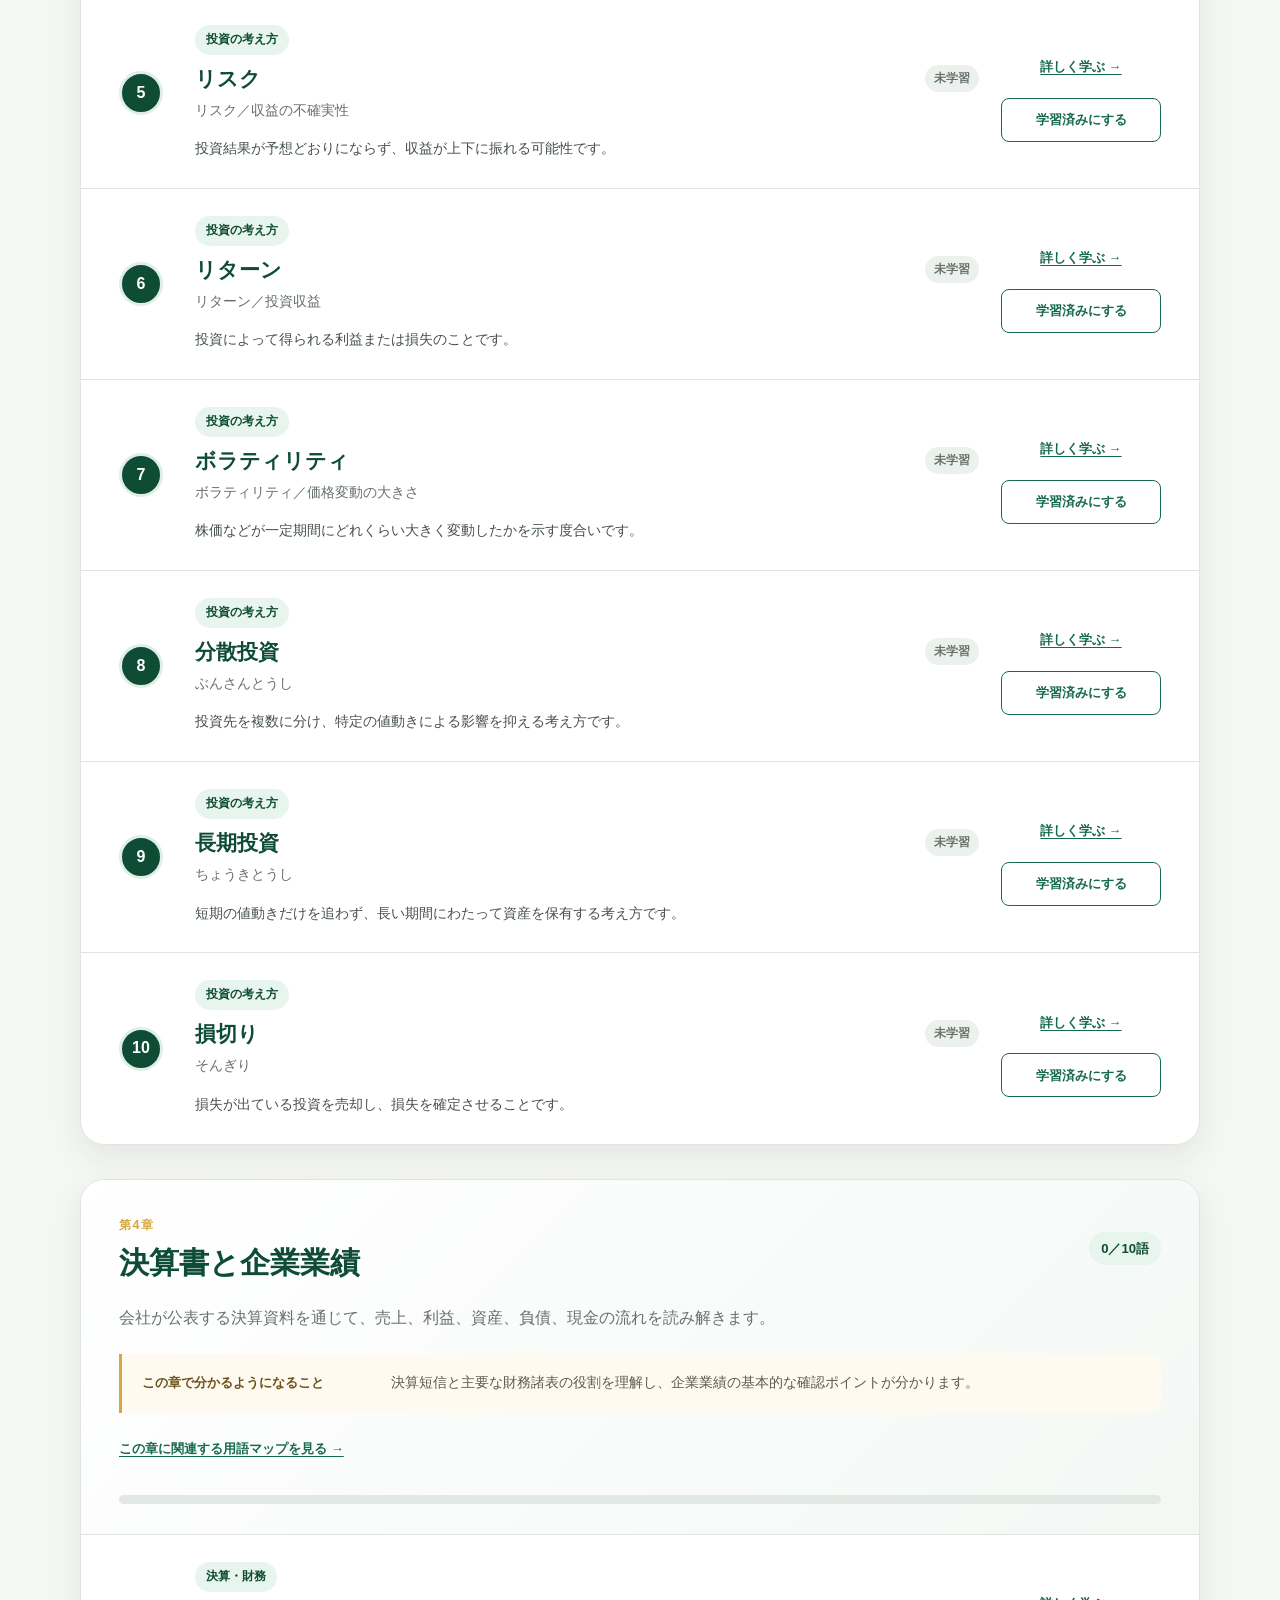
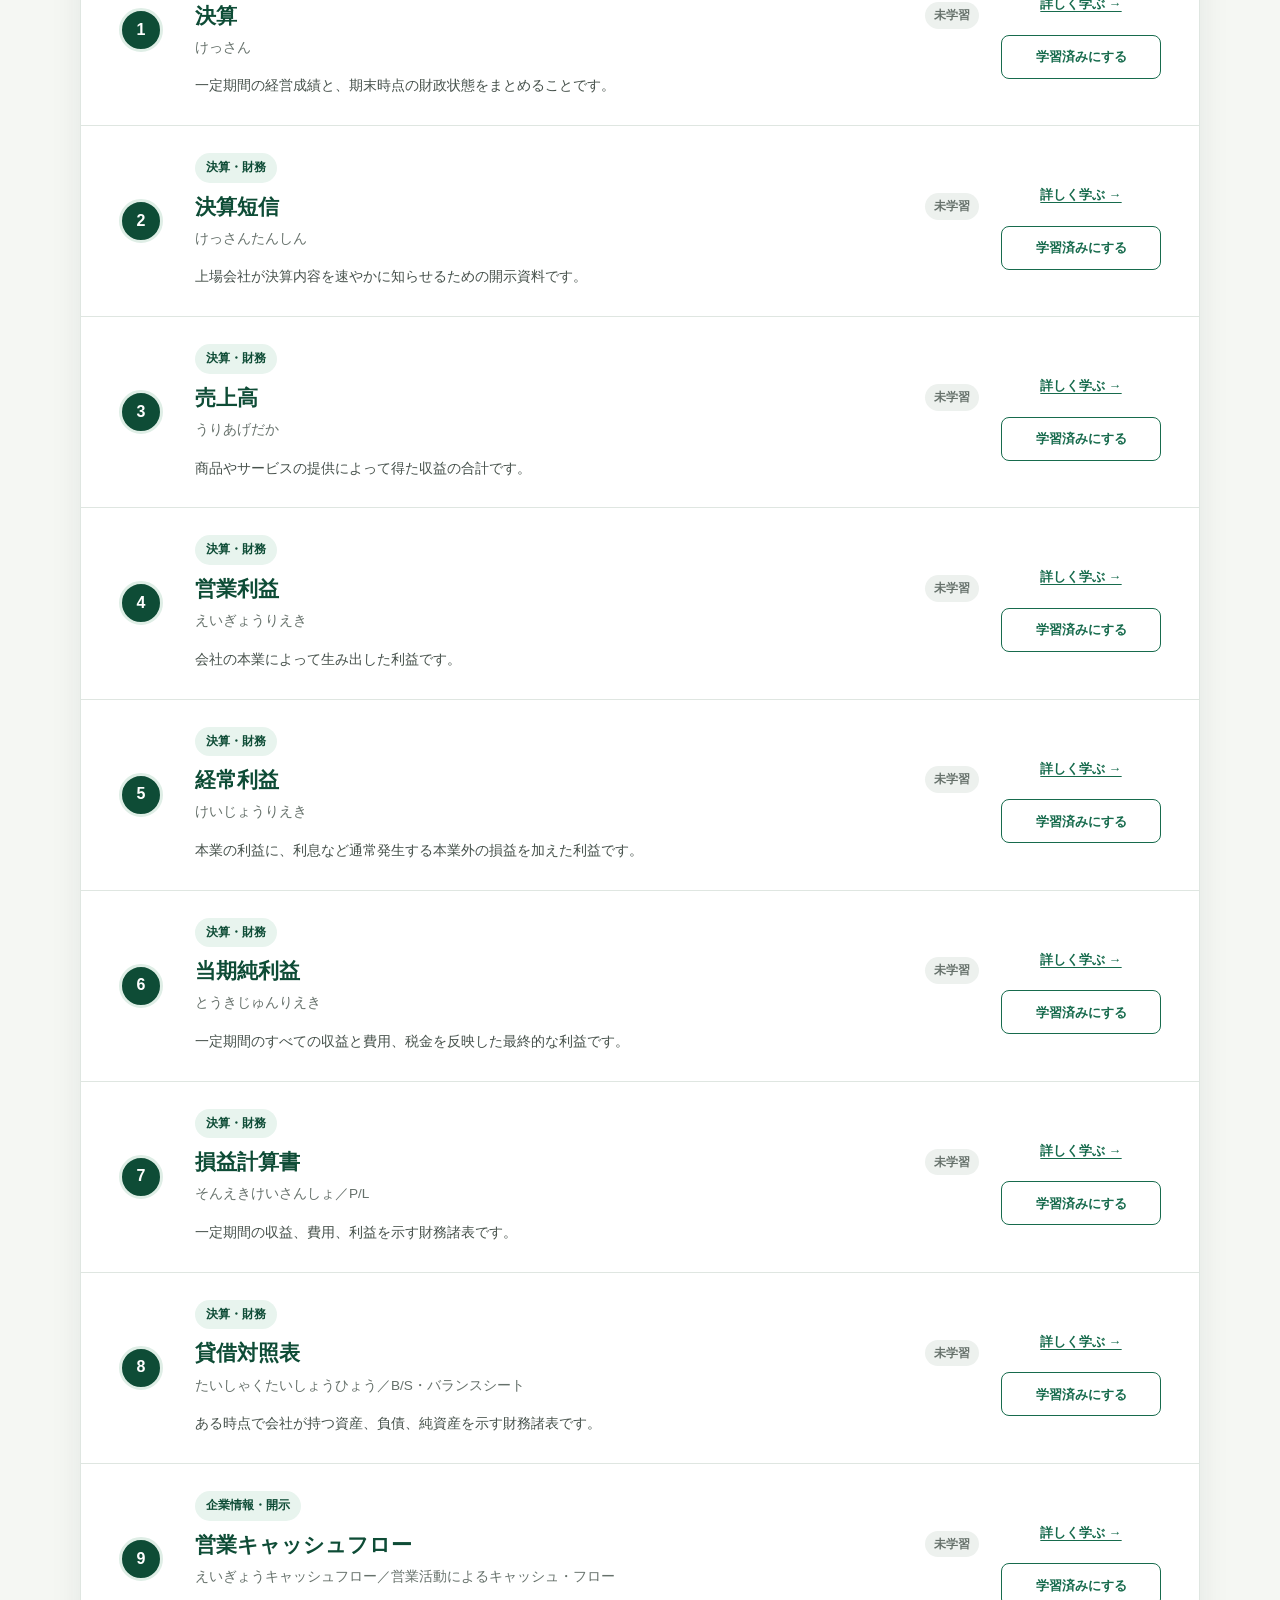
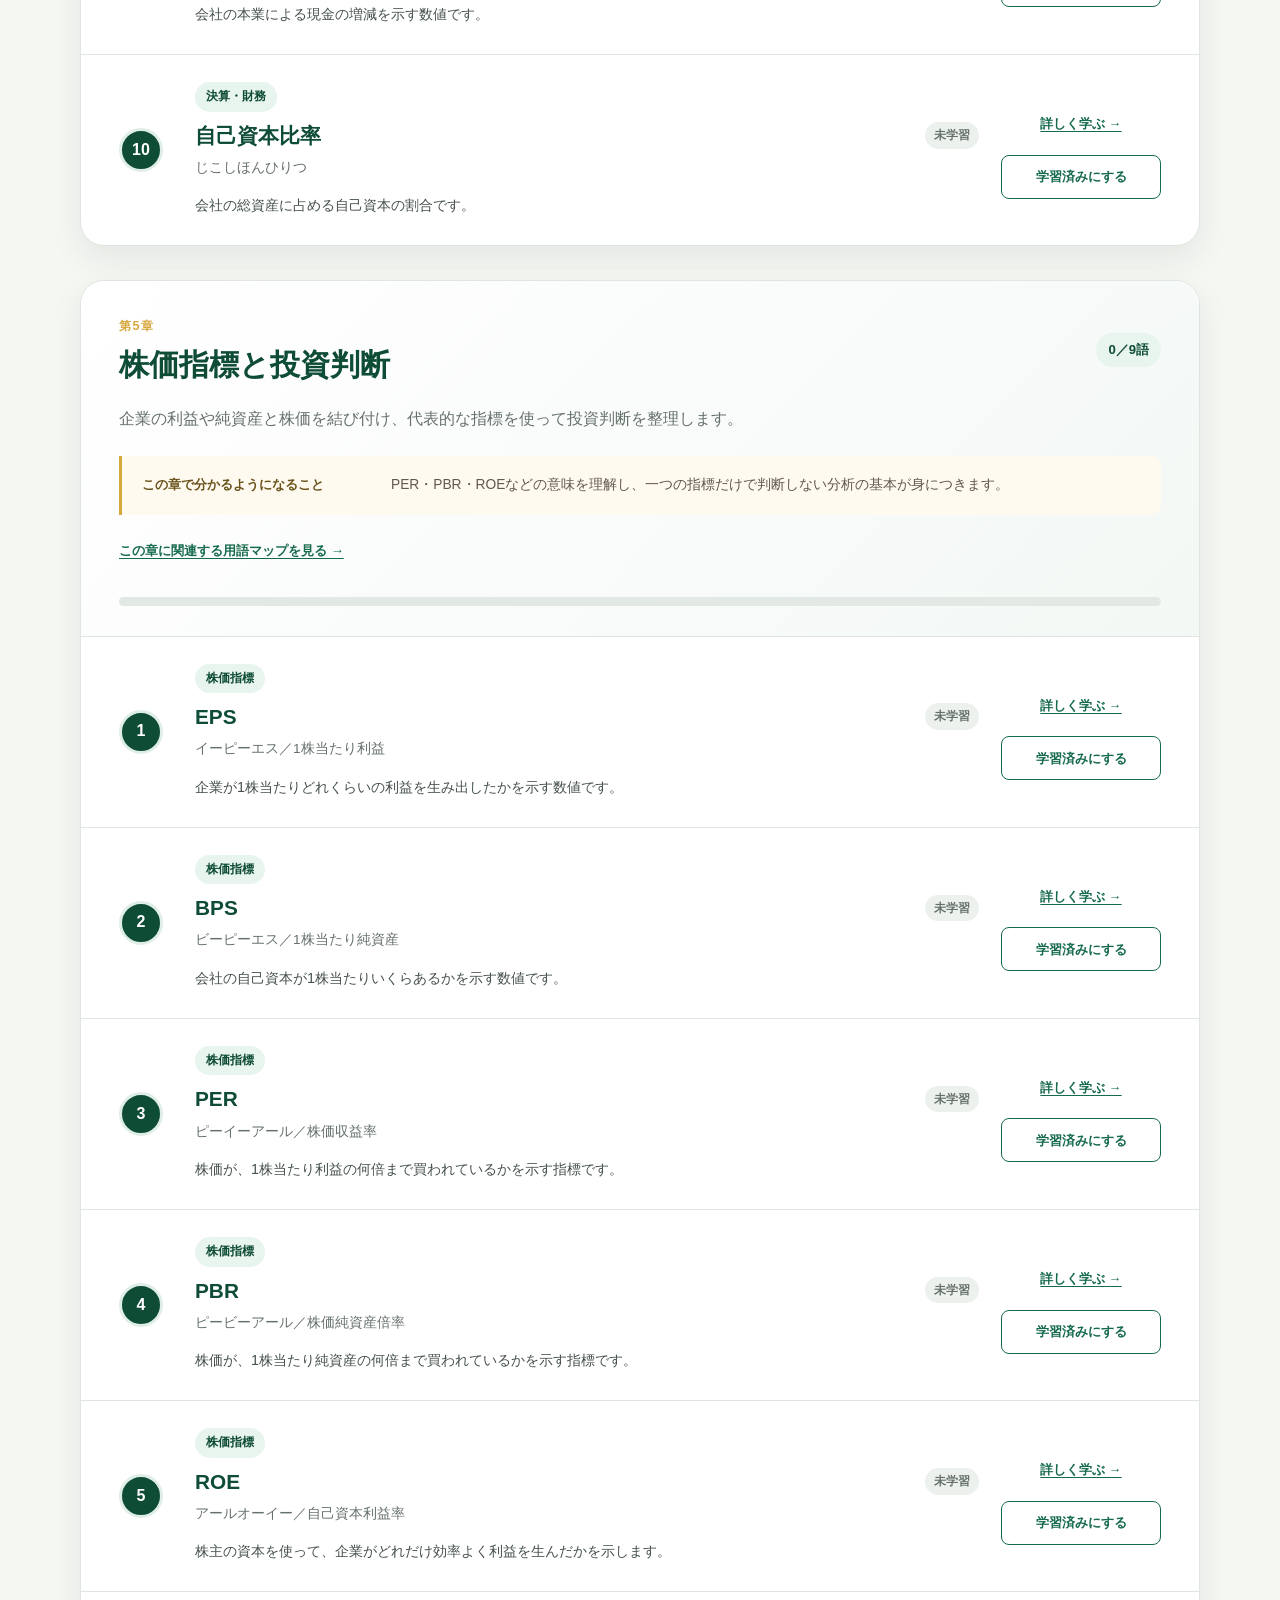
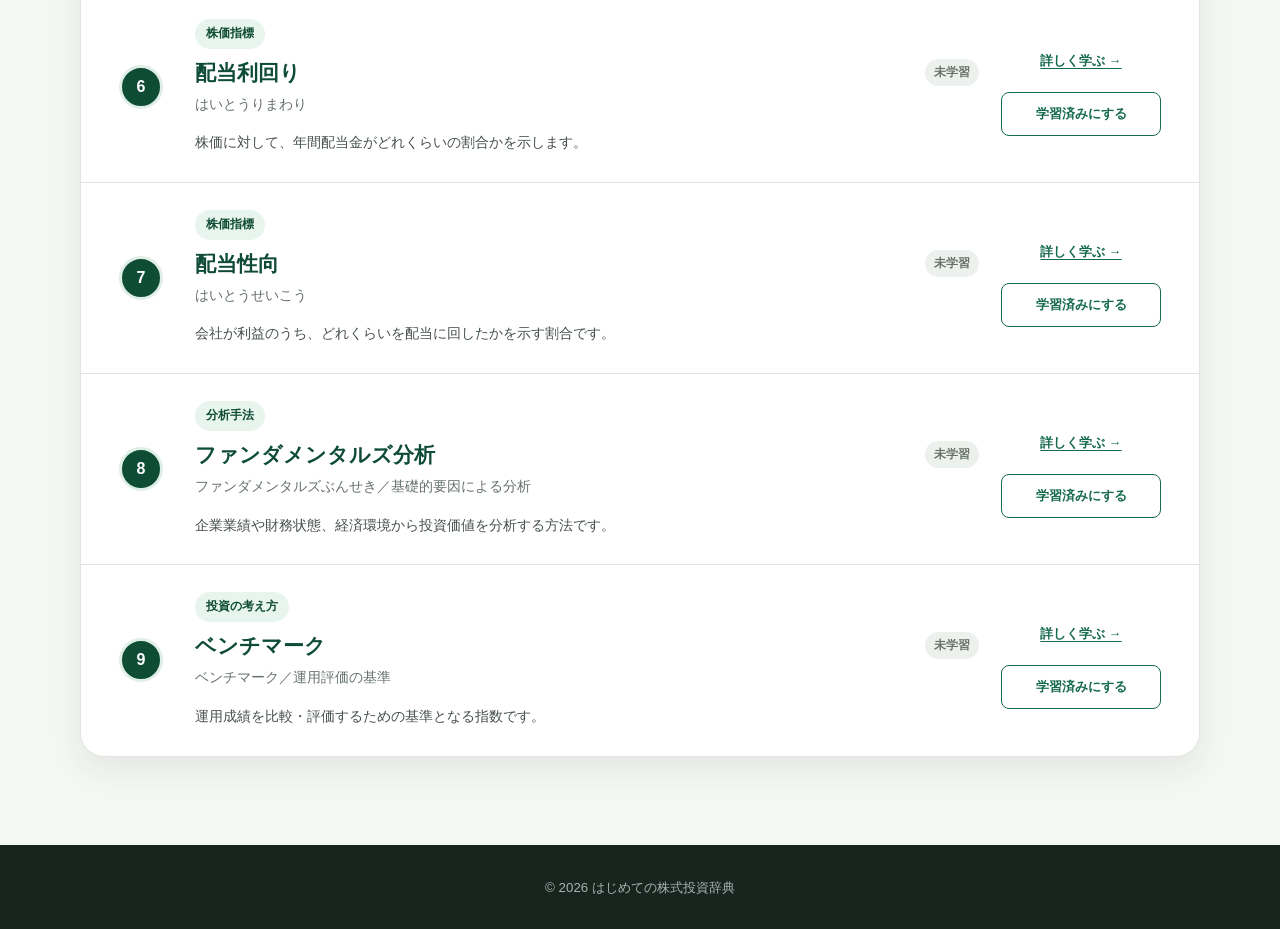
<file: learn.html>
<!doctype html>
<html lang="ja">
  <head>
    <meta charset="UTF-8">
    <meta name="viewport" content="width=device-width, initial-scale=1.0">
    <meta
      name="description"
      content="株式投資の基本を5章47語の順番で学べる、初心者向け学習ロードマップです。"
    >
    <title>初心者向け学習ロードマップ｜はじめての株式投資辞典</title>
    <link rel="stylesheet" href="./css/style.css">
    <script src="./js/learn.js" defer></script>
  </head>
  <body>
    <header class="site-header">
      <div class="container header-inner">
        <a class="site-title" href="./index.html" aria-label="はじめての株式投資辞典 トップページ">
          <span class="site-title-mark" aria-hidden="true">株</span>
          <span>はじめての株式投資辞典</span>
        </a>
        <nav class="header-nav" aria-label="メインメニュー">
          <a href="./index.html">用語一覧</a>
          <a class="is-current" href="./learn.html" aria-current="page">学習ロードマップ</a>
          <a href="./relations.html">用語マップ</a>
          <a href="./quiz.html">ミニクイズ</a>
        </nav>
      </div>
    </header>

    <main>
      <section class="learn-hero">
        <div class="container learn-hero-inner">
          <p class="eyebrow">LEARNING ROADMAP</p>
          <h1>初心者向け学習ロードマップ</h1>
          <p>
            「何から学べばよいか」を迷わないように、株式の基礎から投資判断までを
            5つの章に整理しました。上から順に、自分のペースで進めましょう。
          </p>
        </div>
      </section>

      <section class="learn-section" aria-labelledby="roadmap-heading">
        <div class="container">
          <h2 id="roadmap-heading" class="visually-hidden">学習ロードマップの内容</h2>

          <p id="learn-load-status" class="terms-status" role="status">
            学習ロードマップを読み込んでいます…
          </p>

          <div id="learn-content" hidden>
            <section class="roadmap-overview" aria-labelledby="overview-heading">
              <div class="overview-heading-row">
                <div>
                  <p class="section-label">YOUR PROGRESS</p>
                  <h2 id="overview-heading">学習の全体像</h2>
                </div>
                <p id="overall-progress-text" class="overall-progress-text">0／0語（0%）</p>
              </div>

              <div class="roadmap-stats">
                <div class="roadmap-stat">
                  <span>全体の章数</span>
                  <strong id="chapter-count">—</strong>
                </div>
                <div class="roadmap-stat">
                  <span>対象用語数</span>
                  <strong id="roadmap-term-count">—</strong>
                </div>
                <div class="roadmap-stat">
                  <span>学習済み</span>
                  <strong id="completed-term-count">0語</strong>
                </div>
              </div>

              <div
                id="overall-progress"
                class="roadmap-progress-track overall-progress-track"
                role="progressbar"
                aria-label="全体の学習進捗"
                aria-valuemin="0"
                aria-valuemax="0"
                aria-valuenow="0"
              >
                <span id="overall-progress-bar"></span>
              </div>

              <p id="next-term-text" class="next-term-text"></p>
              <p id="completion-message" class="completion-message" hidden>
                <span aria-hidden="true">✓</span>
                全章の学習が完了しました。おつかれさまでした！
              </p>

              <div class="roadmap-actions">
                <a id="next-term-link" class="primary-button" href="./index.html">
                  次の未学習用語から始める
                </a>
                <button id="reset-progress" class="secondary-button" type="button" disabled>
                  全進捗をリセット
                </button>
              </div>
            </section>

            <p id="storage-notice" class="storage-notice" role="status" hidden></p>

            <section class="roadmap-course" aria-labelledby="course-heading">
              <div class="course-heading-row">
                <div>
                  <p class="section-label">5-CHAPTER COURSE</p>
                  <h2 id="course-heading">基礎から学ぶ5章</h2>
                </div>
                <p>各章の用語を、番号順に学習できます。</p>
              </div>
              <div id="roadmap-chapters" class="roadmap-chapters"></div>
            </section>
          </div>

          <section id="learn-error" class="learn-error" aria-labelledby="learn-error-heading" hidden>
            <h2 id="learn-error-heading">ロードマップを表示できませんでした</h2>
            <p id="learn-error-message"></p>
            <a class="primary-button" href="./index.html">用語一覧へ戻る</a>
          </section>

          <p
            id="progress-announcement"
            class="visually-hidden"
            aria-live="polite"
            aria-atomic="true"
          ></p>
        </div>
      </section>
    </main>

    <footer class="site-footer">
      <div class="container">
        <p><small>&copy; 2026 はじめての株式投資辞典</small></p>
      </div>
    </footer>
  </body>
</html>
</file>
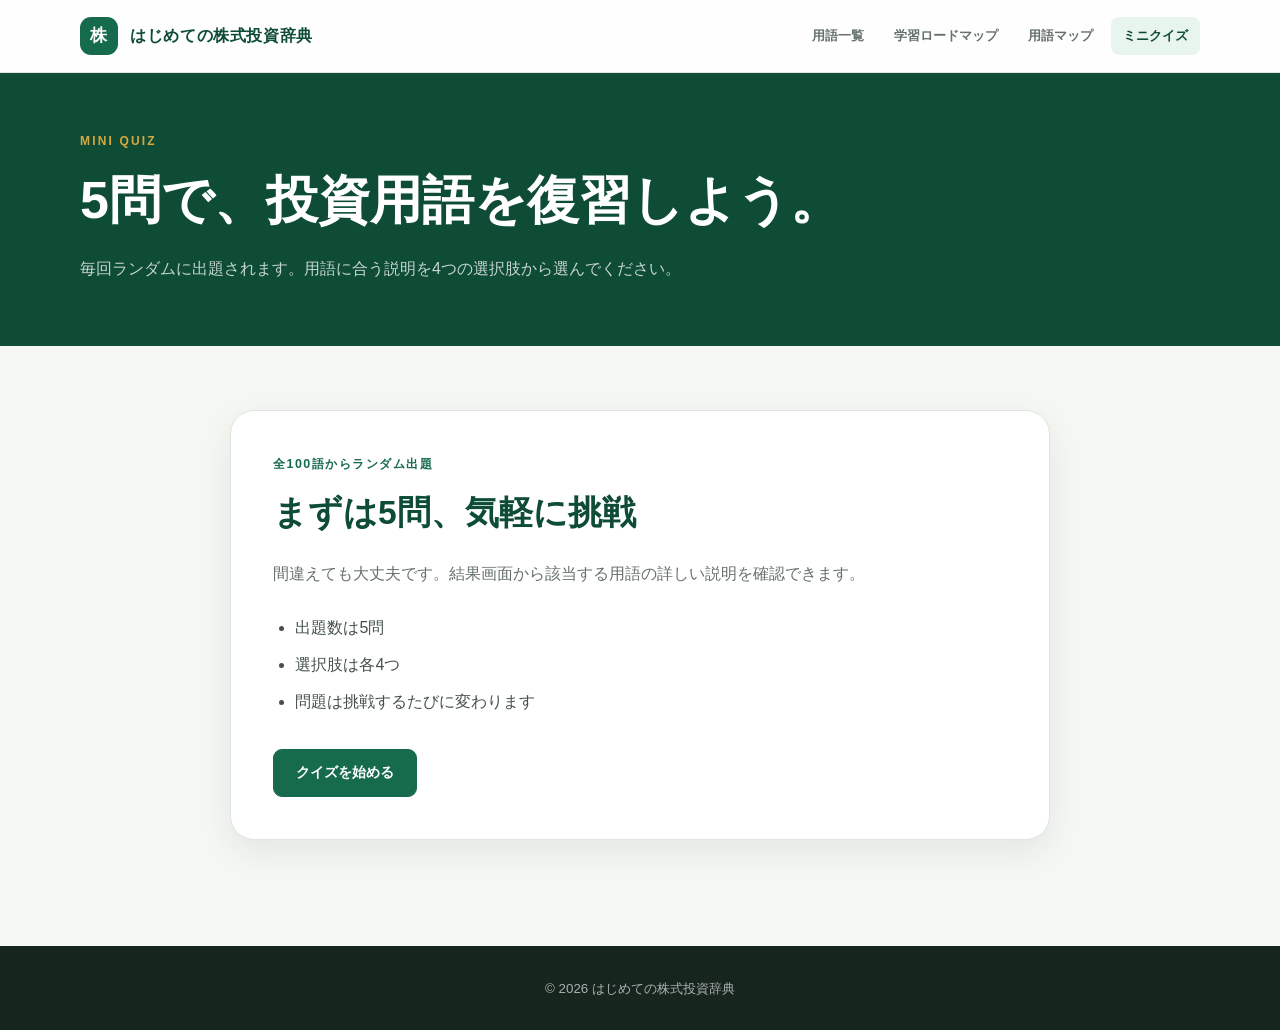
<file: quiz.html>
<!doctype html>
<html lang="ja">
  <head>
    <meta charset="UTF-8">
    <meta name="viewport" content="width=device-width, initial-scale=1.0">
    <meta
      name="description"
      content="株式投資の基本用語を、5問のミニクイズで楽しく復習できます。"
    >
    <title>ミニクイズ｜はじめての株式投資辞典</title>
    <link rel="stylesheet" href="./css/style.css">
    <script src="./js/quiz.js" defer></script>
  </head>
  <body>
    <header class="site-header">
      <div class="container header-inner">
        <a class="site-title" href="./index.html" aria-label="はじめての株式投資辞典 トップページ">
          <span class="site-title-mark" aria-hidden="true">株</span>
          <span>はじめての株式投資辞典</span>
        </a>
        <nav class="header-nav" aria-label="メインメニュー">
          <a href="./index.html">用語一覧</a>
          <a href="./learn.html">学習ロードマップ</a>
          <a href="./relations.html">用語マップ</a>
          <a class="is-current" href="./quiz.html" aria-current="page">ミニクイズ</a>
        </nav>
      </div>
    </header>

    <main>
      <section class="quiz-hero">
        <div class="container quiz-hero-inner">
          <p class="eyebrow">MINI QUIZ</p>
          <h1>5問で、投資用語を復習しよう。</h1>
          <p>
            毎回ランダムに出題されます。用語に合う説明を4つの選択肢から選んでください。
          </p>
        </div>
      </section>

      <section class="quiz-section" aria-labelledby="quiz-heading">
        <div class="container quiz-shell">
          <h2 id="quiz-heading" class="visually-hidden">投資用語ミニクイズ</h2>

          <p id="quiz-load-status" class="terms-status" role="status">
            クイズを準備しています…
          </p>

          <section id="quiz-start-panel" class="quiz-card quiz-start-panel" hidden>
            <p id="quiz-term-count" class="quiz-kicker"></p>
            <h2>まずは5問、気軽に挑戦</h2>
            <p>
              間違えても大丈夫です。結果画面から該当する用語の詳しい説明を確認できます。
            </p>
            <ul class="quiz-rules">
              <li>出題数は5問</li>
              <li>選択肢は各4つ</li>
              <li>問題は挑戦するたびに変わります</li>
            </ul>
            <button id="start-quiz" class="primary-button" type="button" disabled>
              クイズを始める
            </button>
          </section>

          <section id="quiz-question-panel" class="quiz-card" hidden>
            <div class="quiz-meta">
              <span id="quiz-progress-text">第1問／5問</span>
              <span id="quiz-score">正解 0問</span>
            </div>
            <div class="quiz-progress-track" aria-hidden="true">
              <span id="quiz-progress-bar"></span>
            </div>

            <div class="quiz-question-header">
              <span id="quiz-category" class="category-badge"></span>
              <p>次の用語の意味として正しいものを選んでください。</p>
              <h2 id="quiz-question"></h2>
              <p id="quiz-reading" class="reading"></p>
            </div>

            <div id="quiz-choices" class="quiz-choices"></div>
            <p id="quiz-feedback" class="quiz-feedback" role="status" hidden></p>
            <button id="next-question" class="primary-button quiz-next" type="button" hidden>
              次の問題へ
            </button>
          </section>

          <section id="quiz-result-panel" class="quiz-card quiz-result-panel" tabindex="-1" hidden>
            <p class="quiz-kicker">RESULT</p>
            <h2>クイズ結果</h2>
            <p id="quiz-result-score" class="quiz-result-score"></p>
            <p id="quiz-result-message"></p>
            <div id="quiz-review" class="quiz-review" hidden>
              <h3>復習しておきたい用語</h3>
              <ul id="quiz-review-list"></ul>
            </div>
            <div class="quiz-result-actions">
              <button id="restart-quiz" class="primary-button" type="button">
                もう一度挑戦
              </button>
              <a class="secondary-button" href="./index.html">用語一覧へ戻る</a>
            </div>
          </section>
        </div>
      </section>
    </main>

    <footer class="site-footer">
      <div class="container">
        <p><small>&copy; 2026 はじめての株式投資辞典</small></p>
      </div>
    </footer>
  </body>
</html>
</file>
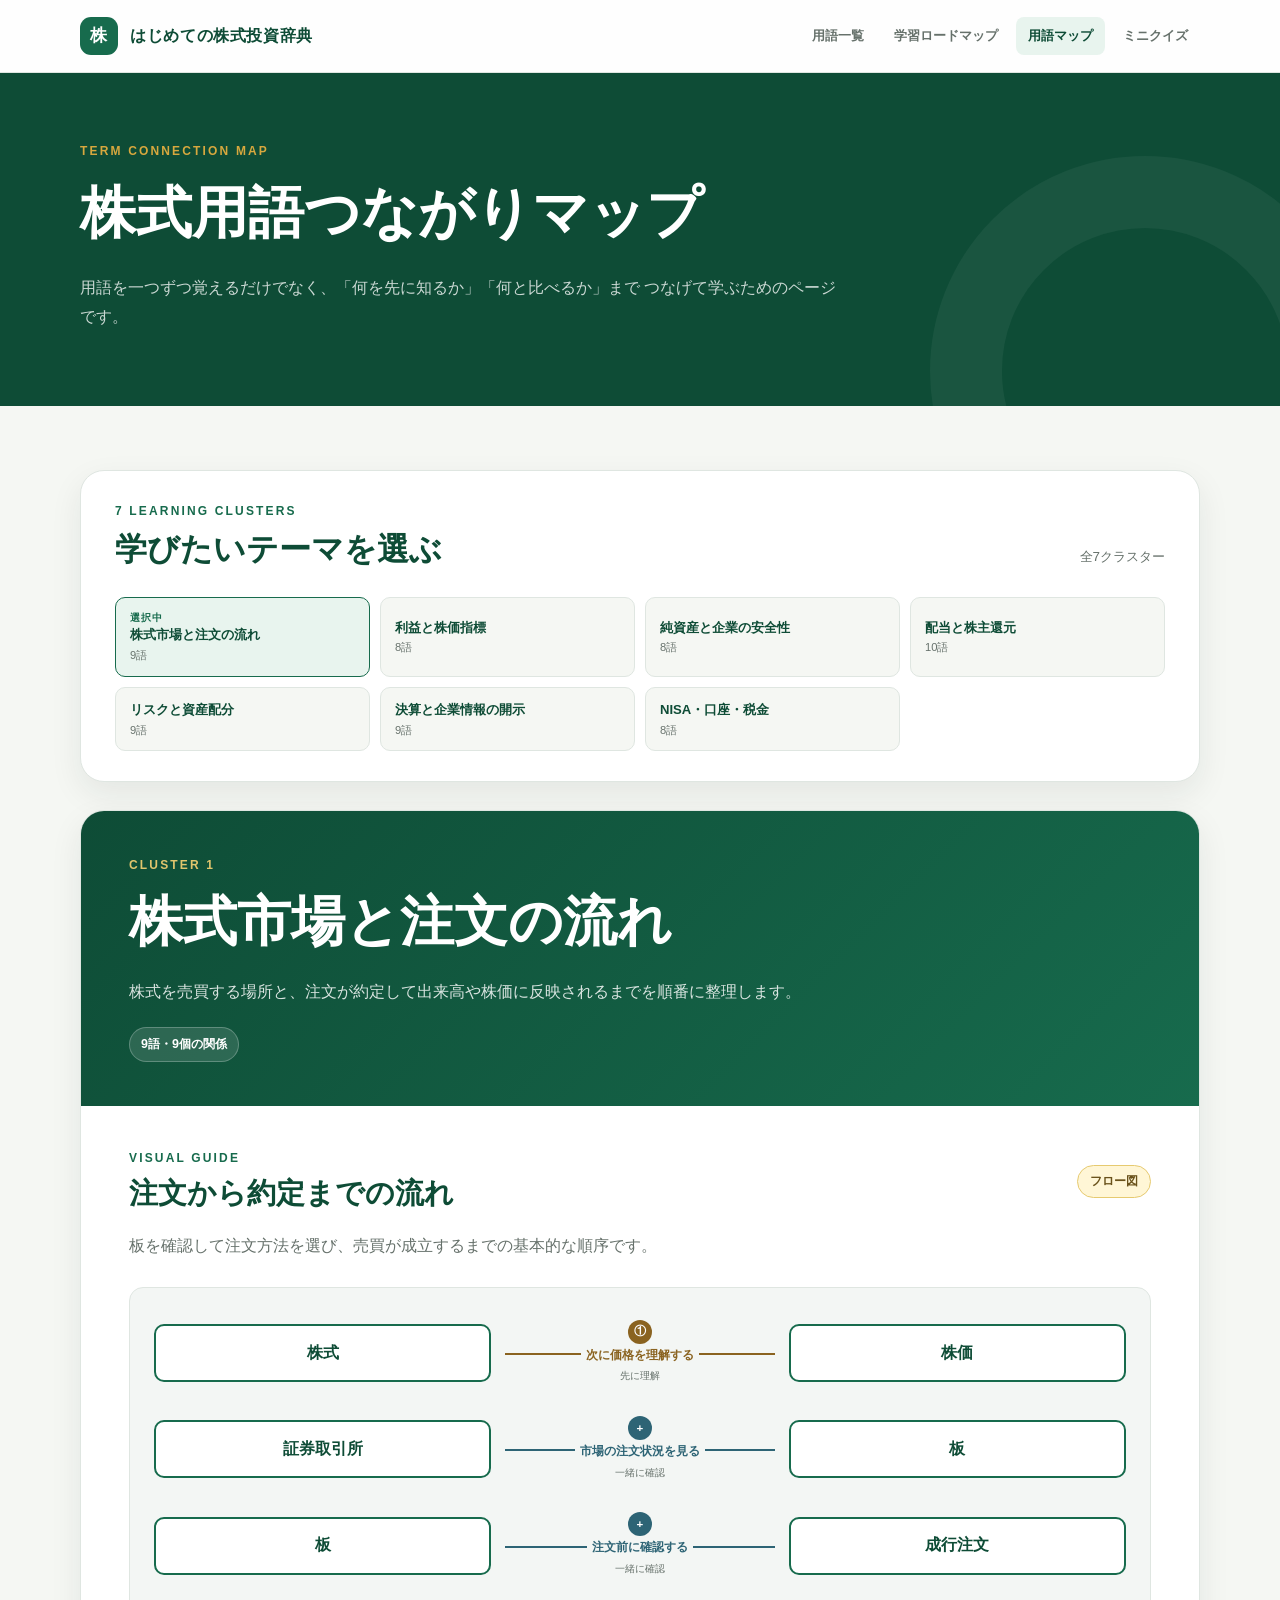
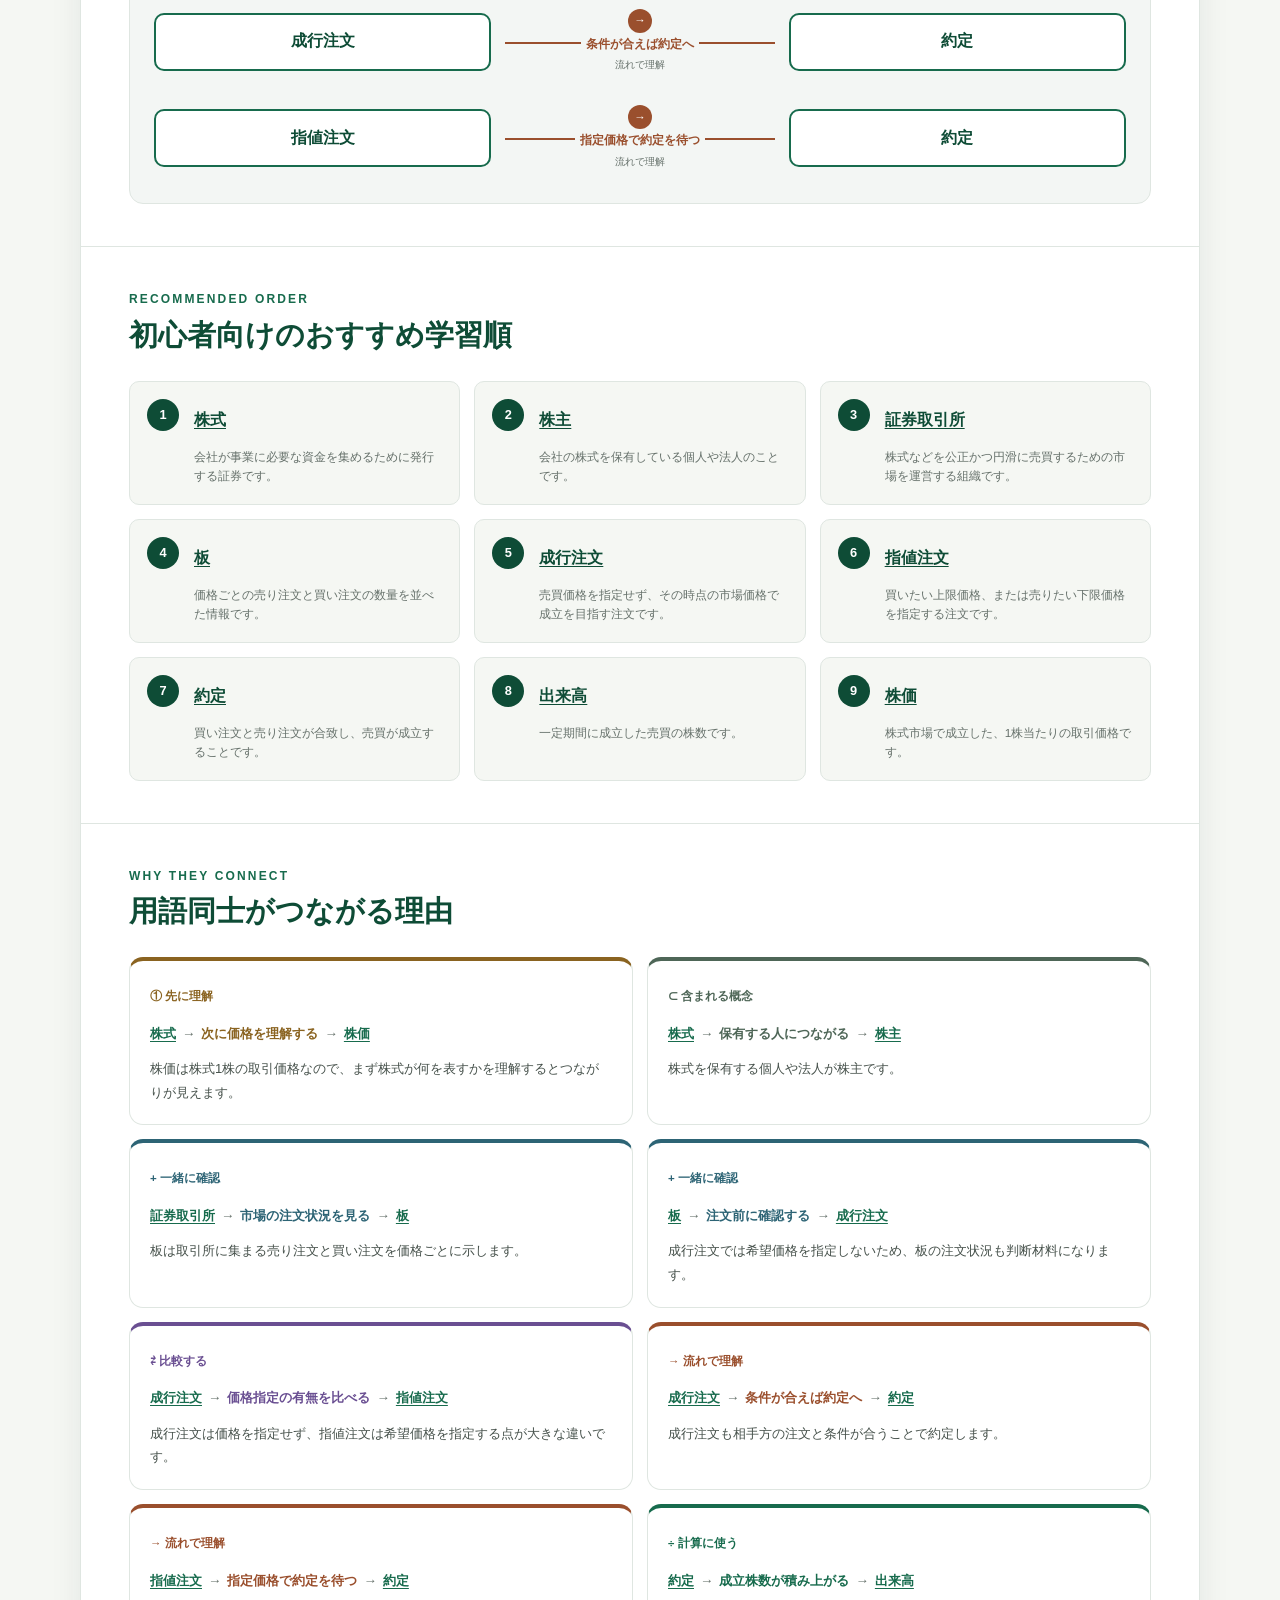
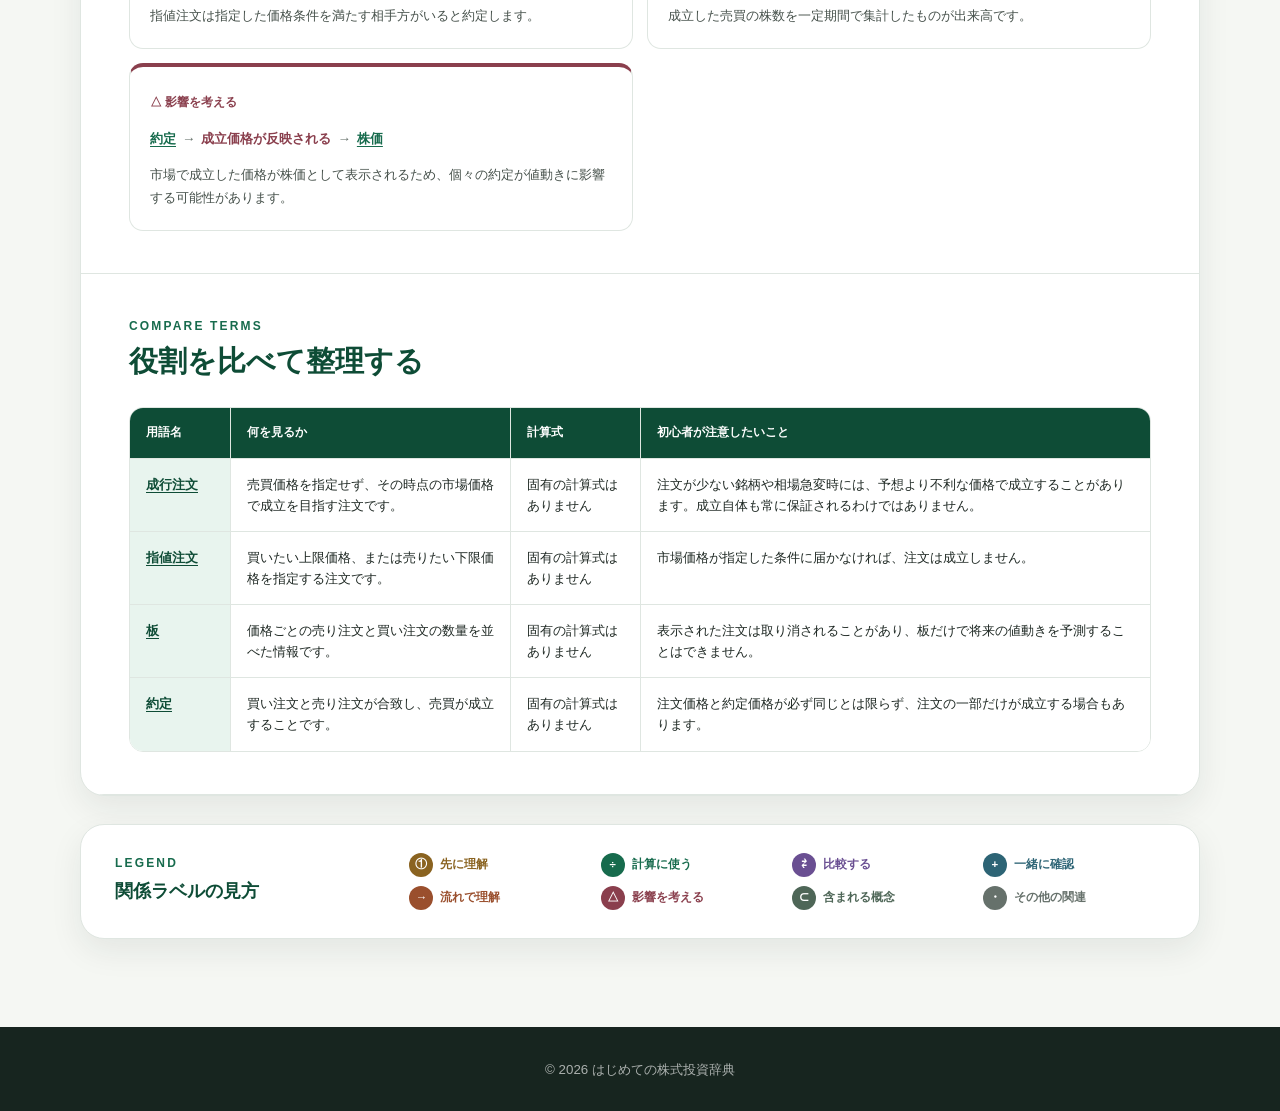
<file: relations.html>
<!doctype html>
<html lang="ja">
  <head>
    <meta charset="UTF-8">
    <meta name="viewport" content="width=device-width, initial-scale=1.0">
    <meta
      name="description"
      content="株式投資の用語同士の関係を、フロー・比較表・関係マップで学べる初心者向けページです。"
    >
    <title>株式用語つながりマップ｜はじめての株式投資辞典</title>
    <link rel="stylesheet" href="./css/style.css">
    <script src="./js/relations.js" defer></script>
  </head>
  <body>
    <header class="site-header">
      <div class="container header-inner">
        <a class="site-title" href="./index.html" aria-label="はじめての株式投資辞典 トップページ">
          <span class="site-title-mark" aria-hidden="true">株</span>
          <span>はじめての株式投資辞典</span>
        </a>
        <nav class="header-nav" aria-label="メインメニュー">
          <a href="./index.html">用語一覧</a>
          <a href="./learn.html">学習ロードマップ</a>
          <a class="is-current" href="./relations.html" aria-current="page">用語マップ</a>
          <a href="./quiz.html">ミニクイズ</a>
        </nav>
      </div>
    </header>

    <main>
      <section class="relations-hero">
        <div class="container relations-hero-inner">
          <p class="eyebrow">TERM CONNECTION MAP</p>
          <h1>株式用語つながりマップ</h1>
          <p>
            用語を一つずつ覚えるだけでなく、「何を先に知るか」「何と比べるか」まで
            つなげて学ぶためのページです。
          </p>
        </div>
      </section>

      <section class="relations-section" aria-labelledby="relations-page-heading">
        <div class="container">
          <h2 id="relations-page-heading" class="visually-hidden">株式用語の関係を学ぶ</h2>

          <noscript>
            <div class="relations-error">
              <h2>用語マップを表示するにはJavaScriptが必要です</h2>
              <p>用語の意味は、JavaScriptを使わなくても用語一覧から確認できます。</p>
              <a class="primary-button" href="./index.html">用語一覧へ戻る</a>
            </div>
          </noscript>

          <p id="relations-load-status" class="terms-status" role="status">
            用語同士の関係を読み込んでいます…
          </p>

          <div id="relations-content" hidden>
            <section class="cluster-directory" aria-labelledby="cluster-directory-heading">
              <div class="cluster-directory-heading">
                <div>
                  <p class="section-label">7 LEARNING CLUSTERS</p>
                  <h2 id="cluster-directory-heading">学びたいテーマを選ぶ</h2>
                </div>
                <p id="cluster-count"></p>
              </div>
              <nav id="cluster-navigation" class="cluster-navigation" aria-label="用語クラスター"></nav>
              <p id="cluster-parameter-notice" class="cluster-parameter-notice" role="status" hidden></p>
            </section>

            <article id="cluster-detail" class="cluster-detail" aria-labelledby="cluster-title">
              <header class="cluster-header">
                <p id="cluster-number" class="section-label"></p>
                <h2 id="cluster-title"></h2>
                <p id="cluster-summary" class="cluster-summary"></p>
                <p id="cluster-term-count" class="cluster-term-count"></p>
              </header>

              <section class="cluster-visual-section" aria-labelledby="cluster-visual-title">
                <div class="cluster-section-heading">
                  <div>
                    <p class="section-label">VISUAL GUIDE</p>
                    <h3 id="cluster-visual-title"></h3>
                  </div>
                  <span id="cluster-visual-type" class="visual-type-label"></span>
                </div>
                <p id="cluster-visual-description" class="cluster-visual-description"></p>
                <div id="cluster-visual" class="cluster-visual" role="group"></div>
              </section>

              <section class="recommended-order-section" aria-labelledby="recommended-order-heading">
                <div class="cluster-section-heading">
                  <div>
                    <p class="section-label">RECOMMENDED ORDER</p>
                    <h3 id="recommended-order-heading">初心者向けのおすすめ学習順</h3>
                  </div>
                </div>
                <ol id="recommended-order" class="recommended-order"></ol>
              </section>

              <section class="relationship-list-section" aria-labelledby="relationship-list-heading">
                <div class="cluster-section-heading">
                  <div>
                    <p class="section-label">WHY THEY CONNECT</p>
                    <h3 id="relationship-list-heading">用語同士がつながる理由</h3>
                  </div>
                </div>
                <div id="relationship-list" class="relationship-list"></div>
              </section>

              <section class="comparison-section" aria-labelledby="comparison-heading">
                <div class="cluster-section-heading">
                  <div>
                    <p class="section-label">COMPARE TERMS</p>
                    <h3 id="comparison-heading">役割を比べて整理する</h3>
                  </div>
                </div>
                <div class="comparison-table-wrap">
                  <table class="comparison-table">
                    <thead>
                      <tr>
                        <th scope="col">用語名</th>
                        <th scope="col">何を見るか</th>
                        <th scope="col">計算式</th>
                        <th scope="col">初心者が注意したいこと</th>
                      </tr>
                    </thead>
                    <tbody id="comparison-body"></tbody>
                  </table>
                </div>
              </section>

              <aside id="tax-notice" class="tax-notice" aria-labelledby="tax-notice-heading" hidden>
                <h3 id="tax-notice-heading">税制について</h3>
                <p>
                  税制やNISAの条件は変更されることがあります。実際に利用するときは、
                  金融庁・国税庁・利用する証券会社などで最新条件を確認してください。
                </p>
              </aside>
            </article>

            <aside class="relationship-legend" aria-labelledby="relationship-legend-heading">
              <div>
                <p class="section-label">LEGEND</p>
                <h2 id="relationship-legend-heading">関係ラベルの見方</h2>
              </div>
              <ul id="relationship-legend-list"></ul>
            </aside>
          </div>

          <section id="relations-error" class="relations-error" aria-labelledby="relations-error-heading" hidden>
            <h2 id="relations-error-heading">用語マップを表示できませんでした</h2>
            <p id="relations-error-message"></p>
            <a class="primary-button" href="./index.html">用語一覧へ戻る</a>
          </section>
        </div>
      </section>
    </main>

    <footer class="site-footer">
      <div class="container">
        <p><small>&copy; 2026 はじめての株式投資辞典</small></p>
      </div>
    </footer>
  </body>
</html>
</file>
<file: css/style.css>
:root {
  --color-bg: #f5f7f3;
  --color-surface: #ffffff;
  --color-text: #1f2924;
  --color-muted: #66716b;
  --color-primary: #176b4d;
  --color-primary-dark: #0e4c36;
  --color-primary-soft: #e8f4ee;
  --color-border: #dfe6e1;
  --color-accent: #d7a83e;
  --color-relation-prerequisite: #8a6320;
  --color-relation-calculated: #176b4d;
  --color-relation-compare: #6a4f92;
  --color-relation-used: #2d6475;
  --color-relation-process: #9a4f2d;
  --color-relation-affects: #8a3f4d;
  --color-relation-part: #4e6657;
  --color-relation-related: #66716b;
  --shadow-card: 0 12px 32px rgb(31 41 36 / 8%);
  --radius-large: 24px;
  --radius-medium: 14px;
  --content-width: 1120px;
}

*,
*::before,
*::after {
  box-sizing: border-box;
}

html {
  scroll-behavior: smooth;
}

body {
  margin: 0;
  background: var(--color-bg);
  color: var(--color-text);
  font-family:
    "Hiragino Kaku Gothic ProN", "Yu Gothic", "YuGothic", Meiryo, sans-serif;
  line-height: 1.8;
}

a {
  color: inherit;
}

[hidden] {
  display: none !important;
}

:focus-visible {
  outline: 3px solid #d7a83e;
  outline-offset: 3px;
}

.container {
  width: min(calc(100% - 40px), var(--content-width));
  margin-inline: auto;
}

.site-header {
  background: rgb(255 255 255 / 94%);
  border-bottom: 1px solid var(--color-border);
}

.header-inner {
  display: flex;
  gap: 24px;
  align-items: center;
  justify-content: space-between;
  min-height: 72px;
}

.site-title {
  display: inline-flex;
  gap: 12px;
  align-items: center;
  color: var(--color-primary-dark);
  font-size: 1rem;
  font-weight: 700;
  letter-spacing: 0.04em;
  text-decoration: none;
}

.site-title-mark {
  display: grid;
  width: 38px;
  height: 38px;
  place-items: center;
  background: var(--color-primary);
  border-radius: 11px;
  color: #ffffff;
  font-size: 1.05rem;
}

.header-nav {
  display: flex;
  gap: 6px;
  align-items: center;
}

.header-nav a {
  padding: 7px 12px;
  border-radius: 8px;
  color: var(--color-muted);
  font-size: 0.82rem;
  font-weight: 700;
  text-decoration: none;
}

.header-nav a:hover,
.header-nav a.is-current {
  background: var(--color-primary-soft);
  color: var(--color-primary-dark);
}

.visually-hidden {
  position: absolute;
  width: 1px;
  height: 1px;
  padding: 0;
  margin: -1px;
  overflow: hidden;
  clip: rect(0, 0, 0, 0);
  white-space: nowrap;
  border: 0;
}

.hero {
  position: relative;
  overflow: hidden;
  background: var(--color-primary-dark);
  color: #ffffff;
}

.hero::after {
  position: absolute;
  top: -110px;
  right: -70px;
  width: 380px;
  height: 380px;
  border: 70px solid rgb(255 255 255 / 5%);
  border-radius: 50%;
  content: "";
}

.hero-inner {
  position: relative;
  z-index: 1;
  padding-block: 88px 96px;
}

.eyebrow,
.section-label {
  margin: 0 0 12px;
  color: var(--color-accent);
  font-size: 0.75rem;
  font-weight: 700;
  letter-spacing: 0.18em;
}

.hero h1 {
  max-width: 760px;
  margin: 0;
  font-size: clamp(2rem, 5vw, 3.75rem);
  line-height: 1.35;
  letter-spacing: 0.02em;
}

.hero-description {
  max-width: 680px;
  margin: 28px 0 0;
  color: rgb(255 255 255 / 78%);
  font-size: 1rem;
}

.terms-section {
  padding-block: 80px 88px;
}

.section-heading {
  display: flex;
  gap: 24px;
  align-items: end;
  justify-content: space-between;
  margin-bottom: 32px;
}

.section-label {
  color: var(--color-primary);
  margin-bottom: 4px;
}

.section-heading h2,
.notice h2 {
  margin: 0;
  line-height: 1.4;
}

.section-heading h2 {
  font-size: clamp(1.6rem, 3vw, 2.25rem);
}

.term-count {
  margin: 0;
  color: var(--color-muted);
  white-space: nowrap;
}

.term-count strong {
  margin-right: 4px;
  color: var(--color-primary);
  font-size: 1.5rem;
}

.term-count small {
  margin-left: 4px;
  font-size: 0.78rem;
}

.search-panel {
  display: grid;
  grid-template-columns: minmax(0, 1fr) minmax(180px, 220px) minmax(160px, 190px) auto;
  gap: 16px;
  align-items: end;
  margin-bottom: 28px;
  padding: 22px;
  background: var(--color-surface);
  border: 1px solid var(--color-border);
  border-radius: var(--radius-medium);
  box-shadow: 0 8px 24px rgb(31 41 36 / 5%);
}

.form-field {
  display: flex;
  flex-direction: column;
  gap: 7px;
}

.form-field label {
  color: var(--color-primary-dark);
  font-size: 0.82rem;
  font-weight: 700;
}

.form-field input,
.form-field select {
  width: 100%;
  height: 48px;
  padding-inline: 14px;
  background: #ffffff;
  border: 1px solid #bdc9c1;
  border-radius: 9px;
  color: var(--color-text);
  font: inherit;
}

.form-field input::placeholder {
  color: #929b96;
}

.form-field input:focus,
.form-field select:focus {
  border-color: var(--color-primary);
  outline: 3px solid rgb(23 107 77 / 16%);
}

.reset-button {
  height: 48px;
  padding-inline: 18px;
  background: #ffffff;
  border: 1px solid var(--color-primary);
  border-radius: 9px;
  color: var(--color-primary);
  cursor: pointer;
  font: inherit;
  font-size: 0.85rem;
  font-weight: 700;
}

.reset-button:hover {
  background: var(--color-primary-soft);
}

.term-grid {
  display: grid;
  grid-template-columns: repeat(2, minmax(0, 1fr));
  gap: 22px;
}

.terms-status {
  margin: 0;
  padding: 30px;
  background: var(--color-surface);
  border: 1px solid var(--color-border);
  border-radius: var(--radius-medium);
  color: var(--color-muted);
  text-align: center;
}

.terms-status.is-error {
  background: #fff4f2;
  border-color: #edc5bd;
  color: #8b3024;
}

.term-card {
  position: relative;
  overflow: hidden;
  background: var(--color-surface);
  border: 1px solid var(--color-border);
  border-radius: var(--radius-large);
  box-shadow: var(--shadow-card);
  transition:
    transform 180ms ease,
    box-shadow 180ms ease,
    border-color 180ms ease;
}

.term-card::before {
  position: absolute;
  top: 0;
  left: 0;
  width: 100%;
  height: 4px;
  background: var(--color-primary);
  content: "";
}

.term-card:hover {
  border-color: #adc9bb;
  box-shadow: 0 18px 38px rgb(31 41 36 / 13%);
  transform: translateY(-3px);
}

.term-card:focus-within {
  border-color: var(--color-primary);
}

.term-card-link {
  display: flex;
  flex-direction: column;
  min-height: 100%;
  padding: 30px;
  text-decoration: none;
}

.term-card-link:focus-visible {
  outline-offset: -4px;
}

.category-badge {
  display: inline-block;
  padding: 4px 11px;
  background: var(--color-primary-soft);
  border-radius: 999px;
  color: var(--color-primary-dark);
  font-size: 0.75rem;
  font-weight: 700;
}

.term-card h3 {
  margin: 18px 0 0;
  color: var(--color-primary-dark);
  font-size: 1.75rem;
  line-height: 1.3;
}

.reading {
  margin: 6px 0 0;
  color: var(--color-muted);
  font-size: 0.85rem;
}

.term-summary {
  margin: 18px 0;
}

.formula {
  margin: 0;
  padding: 11px 14px;
  background: #f3f6f4;
  border-left: 3px solid var(--color-accent);
  border-radius: 0 8px 8px 0;
  color: #3e4943;
  font-size: 0.85rem;
  font-weight: 700;
}

.detail-link-label {
  margin-top: 22px;
  color: var(--color-primary);
  font-size: 0.82rem;
  font-weight: 700;
}

.detail-main {
  min-height: calc(100vh - 145px);
  padding-block: 30px 88px;
}

.breadcrumb {
  display: flex;
  gap: 9px;
  align-items: center;
  margin-bottom: 24px;
  color: var(--color-muted);
  font-size: 0.82rem;
}

.breadcrumb a {
  color: var(--color-primary);
  text-underline-offset: 3px;
}

.detail-status {
  margin-bottom: 28px;
}

.term-detail {
  overflow: hidden;
  background: var(--color-surface);
  border: 1px solid var(--color-border);
  border-radius: var(--radius-large);
  box-shadow: var(--shadow-card);
}

.detail-header {
  padding: 50px 56px;
  background: var(--color-primary-dark);
  color: #ffffff;
}

.detail-header h1 {
  margin: 18px 0 0;
  font-size: clamp(2.4rem, 6vw, 4.5rem);
  line-height: 1.2;
}

.detail-reading {
  margin: 8px 0 0;
  color: rgb(255 255 255 / 68%);
  font-size: 0.9rem;
}

.detail-summary {
  max-width: 780px;
  margin: 28px 0 0;
  color: rgb(255 255 255 / 88%);
  font-size: clamp(1rem, 2vw, 1.2rem);
}

.detail-content {
  padding: 12px 56px 46px;
}

.detail-section {
  display: grid;
  grid-template-columns: 180px minmax(0, 1fr);
  gap: 34px;
  padding-block: 34px;
  border-bottom: 1px solid var(--color-border);
}

.detail-section:last-child {
  border-bottom: 0;
}

.detail-section h2,
.related-section h2 {
  margin: 0;
  color: var(--color-primary-dark);
  font-size: 1.08rem;
  line-height: 1.6;
}

.detail-section > p {
  margin-block: 0;
}

.detail-formula {
  align-self: start;
}

.caution-section {
  margin-top: 20px;
  padding: 26px;
  background: #fffaf0;
  border: 1px solid #ecdfbf;
  border-radius: var(--radius-medium);
}

.caution-section h2 {
  color: #6a521b;
}

.caution-section p {
  color: #5f594c;
}

.related-section {
  margin-top: 54px;
}

.related-heading-row {
  display: flex;
  gap: 20px;
  align-items: end;
  justify-content: space-between;
  margin-bottom: 20px;
}

.related-heading-row .secondary-button {
  flex: 0 0 auto;
}

.related-grid {
  display: grid;
  grid-template-columns: repeat(3, minmax(0, 1fr));
  gap: 16px;
}

.related-card {
  display: flex;
  flex-direction: column;
  gap: 8px;
  padding: 22px;
  background: var(--color-surface);
  border: 1px solid var(--color-border);
  border-radius: var(--radius-medium);
  text-decoration: none;
  transition:
    border-color 180ms ease,
    transform 180ms ease;
}

.related-card:hover {
  border-color: var(--color-primary);
  transform: translateY(-2px);
}

.related-card strong {
  color: var(--color-primary-dark);
  font-size: 1.05rem;
}

.related-card span {
  color: var(--color-muted);
  font-size: 0.82rem;
  line-height: 1.7;
}

.related-status,
.cluster-parameter-notice {
  margin: 0 0 20px;
  padding: 12px 15px;
  background: #fffaf0;
  border: 1px solid #ecdfbf;
  border-radius: 9px;
  color: #6a521b;
  font-size: 0.84rem;
}

.current-relation-term {
  position: relative;
  padding: 28px 30px;
  overflow: hidden;
  background: linear-gradient(135deg, var(--color-primary-dark), #176b4d);
  border: 3px solid #e1c56d;
  border-radius: var(--radius-large);
  box-shadow: var(--shadow-card);
  color: #ffffff;
}

.current-relation-label {
  display: inline-flex;
  padding: 4px 10px;
  background: #fff6d6;
  border-radius: 999px;
  color: #6a521b;
  font-size: 0.72rem;
  font-weight: 700;
}

.current-relation-term h3 {
  margin: 14px 0 0;
  font-size: clamp(1.7rem, 4vw, 2.5rem);
  line-height: 1.35;
}

.current-relation-term .reading {
  margin: 4px 0 0;
  color: rgb(255 255 255 / 68%);
}

.current-relation-term p:last-child {
  max-width: 760px;
  margin: 14px 0 0;
  color: rgb(255 255 255 / 86%);
}

.learning-path-section,
.typed-related-section,
.related-clusters-section {
  margin-top: 38px;
}

.learning-path-section h3,
.typed-related-section > h3,
.related-clusters-section h3 {
  margin: 0 0 17px;
  color: var(--color-primary-dark);
  font-size: 1.12rem;
}

.learning-path-grid {
  display: grid;
  grid-template-columns: repeat(3, minmax(0, 1fr));
  gap: 14px;
}

.learning-path-card {
  padding: 20px;
  background: var(--color-surface);
  border: 1px solid var(--color-border);
  border-top: 4px solid var(--color-accent);
  border-radius: var(--radius-medium);
}

.learning-path-card h4 {
  margin: 0;
  color: var(--color-primary-dark);
  font-size: 0.88rem;
}

.learning-path-card ul {
  display: grid;
  gap: 7px;
  margin: 12px 0 0;
  padding-left: 1.25rem;
}

.learning-path-card a {
  color: var(--color-primary);
  font-size: 0.86rem;
  font-weight: 700;
  text-underline-offset: 3px;
}

.typed-related-groups {
  display: grid;
  gap: 28px;
}

.typed-related-group {
  padding-left: 18px;
  border-left: 4px solid var(--color-relation-related);
}

.typed-related-group-heading {
  margin: 0 0 13px;
  color: var(--color-relation-related);
  font-size: 0.9rem;
}

.typed-related-grid {
  display: grid;
  grid-template-columns: repeat(2, minmax(0, 1fr));
  gap: 14px;
}

.typed-related-card {
  min-width: 0;
  padding: 22px;
  background: var(--color-surface);
  border: 1px solid var(--color-border);
  border-radius: var(--radius-medium);
  box-shadow: 0 8px 24px rgb(31 41 36 / 5%);
}

.typed-related-card h5 {
  margin: 0;
  font-size: 1.15rem;
  overflow-wrap: anywhere;
}

.typed-related-card h5 a,
.related-cluster-link {
  color: var(--color-primary-dark);
  text-decoration: none;
}

.typed-related-card h5 a:hover,
.related-cluster-link:hover {
  text-decoration: underline;
  text-underline-offset: 3px;
}

.typed-relation-label {
  margin: 9px 0 0;
  color: var(--color-relation-related);
  font-size: 0.78rem;
  font-weight: 700;
}

.typed-relation-description,
.typed-related-summary {
  margin: 11px 0 0;
  font-size: 0.84rem;
}

.typed-relation-description {
  color: #3f4a44;
}

.typed-related-summary {
  color: var(--color-muted);
}

.related-detail-link {
  display: inline-flex;
  min-height: 44px;
  margin-top: 15px;
  align-items: center;
  color: var(--color-primary);
  font-size: 0.82rem;
  font-weight: 700;
  text-underline-offset: 3px;
}

.related-clusters {
  display: grid;
  grid-template-columns: repeat(2, minmax(0, 1fr));
  gap: 14px;
}

.related-cluster-link {
  display: flex;
  min-width: 0;
  min-height: 70px;
  flex-direction: column;
  justify-content: center;
  padding: 18px 20px;
  background: var(--color-primary-soft);
  border: 1px solid #bdd8c9;
  border-radius: var(--radius-medium);
  font-weight: 700;
  overflow-wrap: anywhere;
}

.related-cluster-link span {
  margin-top: 3px;
  color: var(--color-primary);
  font-size: 0.75rem;
  font-weight: 500;
}

.relation-type-prerequisite {
  --relation-color: var(--color-relation-prerequisite);
}

.relation-type-calculated-from {
  --relation-color: var(--color-relation-calculated);
}

.relation-type-compare-with {
  --relation-color: var(--color-relation-compare);
}

.relation-type-used-with {
  --relation-color: var(--color-relation-used);
}

.relation-type-process {
  --relation-color: var(--color-relation-process);
}

.relation-type-affects {
  --relation-color: var(--color-relation-affects);
}

.relation-type-part-of {
  --relation-color: var(--color-relation-part);
}

.relation-type-related {
  --relation-color: var(--color-relation-related);
}

.typed-related-group[class*="relation-type-"],
.typed-related-group[class*="relation-type-"] .typed-related-group-heading,
.typed-related-card[class*="relation-type-"] .typed-relation-label {
  border-color: var(--relation-color);
  color: var(--relation-color);
}

.back-link {
  display: inline-block;
  margin-top: 42px;
  color: var(--color-primary);
  font-size: 0.9rem;
  font-weight: 700;
  text-underline-offset: 4px;
}

.quiz-hero {
  background: var(--color-primary-dark);
  color: #ffffff;
}

.quiz-hero-inner {
  padding-block: 58px 62px;
}

.quiz-hero h1 {
  margin: 0;
  font-size: clamp(2rem, 5vw, 3.25rem);
  line-height: 1.35;
}

.quiz-hero p:last-child {
  max-width: 700px;
  margin: 20px 0 0;
  color: rgb(255 255 255 / 76%);
}

.quiz-section {
  min-height: 600px;
  padding-block: 64px 88px;
}

.quiz-shell {
  max-width: 820px;
}

.quiz-card {
  padding: 42px;
  background: var(--color-surface);
  border: 1px solid var(--color-border);
  border-radius: var(--radius-large);
  box-shadow: var(--shadow-card);
}

.quiz-card:focus {
  outline: none;
}

.quiz-kicker {
  margin: 0 0 8px;
  color: var(--color-primary);
  font-size: 0.78rem;
  font-weight: 700;
  letter-spacing: 0.12em;
}

.quiz-start-panel h2,
.quiz-result-panel h2 {
  margin: 0;
  color: var(--color-primary-dark);
  font-size: clamp(1.5rem, 4vw, 2.1rem);
}

.quiz-start-panel > p:not(.quiz-kicker),
.quiz-result-panel > p:not(.quiz-kicker) {
  color: var(--color-muted);
}

.quiz-rules {
  display: grid;
  gap: 8px;
  margin: 26px 0 32px;
  padding-left: 1.4rem;
  color: #46514b;
}

.primary-button,
.secondary-button {
  display: inline-flex;
  min-height: 48px;
  align-items: center;
  justify-content: center;
  padding-inline: 22px;
  border-radius: 9px;
  cursor: pointer;
  font: inherit;
  font-size: 0.9rem;
  font-weight: 700;
  text-decoration: none;
}

.primary-button {
  background: var(--color-primary);
  border: 1px solid var(--color-primary);
  color: #ffffff;
}

.primary-button:hover:not(:disabled) {
  background: var(--color-primary-dark);
}

.primary-button:disabled {
  cursor: not-allowed;
  opacity: 0.5;
}

.secondary-button {
  background: #ffffff;
  border: 1px solid var(--color-primary);
  color: var(--color-primary);
}

.secondary-button:hover {
  background: var(--color-primary-soft);
}

.quiz-meta {
  display: flex;
  justify-content: space-between;
  color: var(--color-muted);
  font-size: 0.8rem;
  font-weight: 700;
}

.quiz-progress-track {
  height: 7px;
  margin-top: 10px;
  overflow: hidden;
  background: #e6ece8;
  border-radius: 999px;
}

.quiz-progress-track span {
  display: block;
  width: 0;
  height: 100%;
  background: var(--color-primary);
  border-radius: inherit;
  transition: width 220ms ease;
}

.quiz-question-header {
  margin-top: 34px;
}

.quiz-question-header > p:not(.reading) {
  margin: 18px 0 0;
  color: var(--color-muted);
  font-size: 0.86rem;
}

.quiz-question-header h2 {
  margin: 4px 0 0;
  color: var(--color-primary-dark);
  font-size: clamp(2rem, 6vw, 3.25rem);
  line-height: 1.3;
}

.quiz-choices {
  display: grid;
  gap: 12px;
  margin-top: 30px;
}

.quiz-choice {
  position: relative;
  width: 100%;
  padding: 16px 18px 16px 48px;
  background: #ffffff;
  border: 1px solid #cbd5cf;
  border-radius: 11px;
  color: var(--color-text);
  cursor: pointer;
  font: inherit;
  font-size: 0.9rem;
  line-height: 1.7;
  text-align: left;
}

.quiz-choice::before {
  position: absolute;
  top: 17px;
  left: 17px;
  display: grid;
  width: 21px;
  height: 21px;
  place-items: center;
  border: 1px solid #aebcb4;
  border-radius: 50%;
  color: var(--color-muted);
  content: "";
  font-size: 0.75rem;
  font-weight: 700;
}

.quiz-choice:hover:not(:disabled) {
  background: var(--color-primary-soft);
  border-color: var(--color-primary);
}

.quiz-choice:disabled {
  cursor: default;
}

.quiz-choice.is-correct {
  background: #e9f7ef;
  border-color: #3b9468;
}

.quiz-choice.is-correct::before {
  background: #27825a;
  border-color: #27825a;
  color: #ffffff;
  content: "✓";
}

.quiz-choice.is-incorrect {
  background: #fff1ef;
  border-color: #cf6b5d;
}

.quiz-choice.is-incorrect::before {
  background: #b94a3b;
  border-color: #b94a3b;
  color: #ffffff;
  content: "×";
}

.quiz-feedback {
  margin: 20px 0 0;
  padding: 13px 16px;
  border-radius: 9px;
  font-size: 0.9rem;
  font-weight: 700;
}

.quiz-feedback.is-correct {
  background: #e9f7ef;
  color: #17613f;
}

.quiz-feedback.is-incorrect {
  background: #fff1ef;
  color: #8b3024;
}

.quiz-next {
  margin-top: 22px;
  margin-left: auto;
}

.quiz-result-score {
  margin: 26px 0 0;
  color: var(--color-primary) !important;
  font-size: clamp(2rem, 7vw, 3.5rem);
  font-weight: 700;
  line-height: 1.3;
}

.quiz-review {
  margin-top: 30px;
  padding: 24px;
  background: #f3f6f4;
  border-radius: var(--radius-medium);
}

.quiz-review h3 {
  margin: 0;
  color: var(--color-primary-dark);
  font-size: 1rem;
}

.quiz-review ul {
  display: grid;
  gap: 10px;
  margin: 16px 0 0;
  padding-left: 1.3rem;
}

.quiz-review a {
  color: var(--color-primary);
  font-size: 0.85rem;
  text-underline-offset: 3px;
}

.quiz-result-actions {
  display: flex;
  flex-wrap: wrap;
  gap: 12px;
  margin-top: 32px;
}

.relations-hero,
.learn-hero {
  position: relative;
  overflow: hidden;
  background: var(--color-primary-dark);
  color: #ffffff;
}

.relations-hero::after,
.learn-hero::after {
  position: absolute;
  right: -80px;
  bottom: -180px;
  width: 430px;
  height: 430px;
  border: 72px solid rgb(255 255 255 / 5%);
  border-radius: 50%;
  content: "";
}

.relations-hero-inner,
.learn-hero-inner {
  position: relative;
  z-index: 1;
  padding-block: 68px 74px;
}

.relations-hero h1,
.learn-hero h1 {
  margin: 0;
  font-size: clamp(2rem, 5vw, 3.5rem);
  line-height: 1.35;
}

.relations-hero p:last-child,
.learn-hero p:last-child {
  max-width: 760px;
  margin: 24px 0 0;
  color: rgb(255 255 255 / 78%);
}

.relations-section {
  min-height: 620px;
  padding-block: 64px 88px;
}

.cluster-directory,
.cluster-detail,
.relationship-legend,
.relations-error {
  background: var(--color-surface);
  border: 1px solid var(--color-border);
  border-radius: var(--radius-large);
  box-shadow: var(--shadow-card);
}

.cluster-directory {
  padding: 30px 34px;
}

.cluster-directory-heading,
.cluster-section-heading {
  display: flex;
  gap: 20px;
  align-items: end;
  justify-content: space-between;
}

.cluster-directory-heading h2,
.cluster-section-heading h3,
.relationship-legend h2 {
  margin: 0;
  color: var(--color-primary-dark);
  line-height: 1.45;
}

.cluster-directory-heading h2 {
  font-size: clamp(1.45rem, 3vw, 2rem);
}

.cluster-directory-heading > p {
  margin: 0 0 4px;
  color: var(--color-muted);
  font-size: 0.84rem;
  white-space: nowrap;
}

.cluster-navigation {
  display: grid;
  grid-template-columns: repeat(4, minmax(0, 1fr));
  gap: 10px;
  margin-top: 24px;
}

.cluster-navigation-link {
  display: flex;
  min-width: 0;
  min-height: 62px;
  flex-direction: column;
  justify-content: center;
  padding: 12px 14px;
  background: #f5f7f3;
  border: 1px solid var(--color-border);
  border-radius: 10px;
  color: var(--color-primary-dark);
  font-size: 0.82rem;
  font-weight: 700;
  line-height: 1.5;
  text-decoration: none;
  overflow-wrap: anywhere;
}

.cluster-navigation-link span {
  margin-top: 2px;
  color: var(--color-muted);
  font-size: 0.7rem;
  font-weight: 500;
}

.cluster-navigation-link:hover,
.cluster-navigation-link.is-current {
  background: var(--color-primary-soft);
  border-color: var(--color-primary);
}

.cluster-navigation-link.is-current::before {
  content: "選択中";
  color: var(--color-primary);
  font-size: 0.65rem;
  letter-spacing: 0.08em;
}

.cluster-parameter-notice {
  margin: 18px 0 0;
}

.cluster-detail {
  margin-top: 28px;
  overflow: hidden;
}

.cluster-header {
  padding: 44px 48px;
  background: linear-gradient(135deg, var(--color-primary-dark), #176b4d);
  color: #ffffff;
}

.cluster-header .section-label {
  color: #e1c56d;
}

.cluster-header h2 {
  margin: 8px 0 0;
  font-size: clamp(2rem, 5vw, 3.4rem);
  line-height: 1.35;
}

.cluster-summary {
  max-width: 820px;
  margin: 20px 0 0;
  color: rgb(255 255 255 / 84%);
}

.cluster-term-count {
  display: inline-flex;
  margin: 20px 0 0;
  padding: 5px 11px;
  background: rgb(255 255 255 / 12%);
  border: 1px solid rgb(255 255 255 / 24%);
  border-radius: 999px;
  font-size: 0.78rem;
  font-weight: 700;
}

.cluster-visual-section,
.recommended-order-section,
.relationship-list-section,
.comparison-section {
  padding: 42px 48px;
  border-bottom: 1px solid var(--color-border);
}

.cluster-section-heading {
  align-items: center;
}

.cluster-section-heading h3 {
  font-size: clamp(1.35rem, 3vw, 1.8rem);
}

.visual-type-label {
  flex: 0 0 auto;
  padding: 5px 12px;
  background: #fff6d6;
  border: 1px solid #e6ca70;
  border-radius: 999px;
  color: #6a521b;
  font-size: 0.75rem;
  font-weight: 700;
}

.cluster-visual-description {
  max-width: 820px;
  margin: 17px 0 0;
  color: var(--color-muted);
}

.cluster-visual {
  margin-top: 26px;
  padding: 24px;
  background: #f3f6f4;
  border: 1px solid var(--color-border);
  border-radius: var(--radius-medium);
}

.visual-edge-list {
  display: grid;
  gap: 14px;
  margin: 0;
  padding: 0;
  list-style: none;
}

.visual-edge {
  display: grid;
  grid-template-columns: minmax(150px, 1fr) minmax(190px, 0.8fr) minmax(150px, 1fr);
  gap: 14px;
  align-items: center;
}

.visual-term-node {
  display: grid;
  min-width: 0;
  min-height: 58px;
  place-items: center;
  padding: 12px 15px;
  background: #ffffff;
  border: 2px solid var(--color-primary);
  border-radius: 10px;
  color: var(--color-primary-dark);
  font-weight: 700;
  text-align: center;
  text-decoration: none;
  overflow-wrap: anywhere;
}

.visual-term-node:hover {
  background: var(--color-primary-soft);
}

.visual-connector {
  position: relative;
  display: grid;
  min-width: 0;
  gap: 1px;
  place-items: center;
  padding: 8px 12px;
  color: var(--relation-color);
  text-align: center;
}

.visual-connector::before {
  position: absolute;
  top: 50%;
  right: 0;
  left: 0;
  z-index: 0;
  border-top: 2px solid var(--relation-color);
  content: "";
}

.visual-edge.relation-type-compare-with .visual-connector::before {
  border-top-style: double;
  border-top-width: 4px;
}

.visual-edge.relation-type-affects .visual-connector::before,
.visual-edge.relation-type-related .visual-connector::before {
  border-top-style: dashed;
}

.visual-connector > * {
  position: relative;
  z-index: 1;
  max-width: 100%;
  padding-inline: 5px;
  background: #f3f6f4;
  overflow-wrap: anywhere;
}

.relation-symbol {
  display: inline-grid;
  width: 24px;
  height: 24px;
  place-items: center;
  background: var(--relation-color, var(--color-primary));
  border-radius: 50%;
  color: #ffffff;
  font-size: 0.72rem;
  font-weight: 700;
}

.visual-connector strong {
  font-size: 0.75rem;
}

.visual-connector small {
  color: var(--color-muted);
  font-size: 0.65rem;
}

.recommended-order {
  display: grid;
  grid-template-columns: repeat(3, minmax(0, 1fr));
  gap: 14px;
  margin: 24px 0 0;
  padding: 0;
  list-style: none;
}

.recommended-order li {
  display: grid;
  grid-template-columns: 36px minmax(0, 1fr);
  gap: 11px;
  align-items: start;
  padding: 17px;
  background: #f5f7f3;
  border: 1px solid var(--color-border);
  border-radius: 10px;
}

.recommended-order-number {
  display: grid;
  width: 32px;
  height: 32px;
  place-items: center;
  background: var(--color-primary-dark);
  border-radius: 50%;
  color: #ffffff;
  font-size: 0.8rem;
  font-weight: 700;
}

.recommended-order-link {
  display: inline-flex;
  min-height: 44px;
  align-items: center;
  color: var(--color-primary-dark);
  font-weight: 700;
  text-underline-offset: 3px;
  overflow-wrap: anywhere;
}

.recommended-order p {
  margin: 5px 0 0;
  color: var(--color-muted);
  font-size: 0.74rem;
  line-height: 1.65;
}

.relationship-list {
  display: grid;
  grid-template-columns: repeat(2, minmax(0, 1fr));
  gap: 14px;
  margin-top: 24px;
}

.relationship-card {
  min-width: 0;
  padding: 20px;
  background: #ffffff;
  border: 1px solid var(--color-border);
  border-top: 4px solid var(--relation-color);
  border-radius: var(--radius-medium);
}

.relationship-type-badge {
  color: var(--relation-color);
  font-size: 0.72rem;
  font-weight: 700;
}

.relationship-pair {
  display: flex;
  flex-wrap: wrap;
  gap: 6px;
  align-items: center;
  margin: 12px 0 0;
  font-size: 0.84rem;
}

.relationship-pair a {
  color: var(--color-primary);
  font-weight: 700;
  text-underline-offset: 3px;
}

.relationship-pair strong {
  color: var(--relation-color);
  overflow-wrap: anywhere;
}

.relationship-arrow {
  color: var(--color-muted);
}

.relationship-description {
  margin: 11px 0 0;
  color: #46514b;
  font-size: 0.82rem;
}

.relations-empty {
  margin: 0;
  padding: 18px;
  background: #f5f7f3;
  border-radius: 9px;
  color: var(--color-muted);
}

.comparison-table-wrap {
  margin-top: 24px;
  overflow: hidden;
  border: 1px solid var(--color-border);
  border-radius: var(--radius-medium);
}

.comparison-table {
  width: 100%;
  border-collapse: collapse;
  background: #ffffff;
  font-size: 0.8rem;
  line-height: 1.65;
}

.comparison-table th,
.comparison-table td {
  padding: 15px 16px;
  border-right: 1px solid var(--color-border);
  border-bottom: 1px solid var(--color-border);
  vertical-align: top;
  text-align: left;
}

.comparison-table th:last-child,
.comparison-table td:last-child {
  border-right: 0;
}

.comparison-table tbody tr:last-child > * {
  border-bottom: 0;
}

.comparison-table thead th {
  background: var(--color-primary-dark);
  color: #ffffff;
  font-size: 0.74rem;
}

.comparison-table tbody th {
  min-width: 100px;
  background: var(--color-primary-soft);
}

.comparison-table tbody th a {
  color: var(--color-primary-dark);
  font-weight: 700;
  text-underline-offset: 3px;
}

.tax-notice {
  margin: 0;
  padding: 26px 48px 30px;
  background: #fffaf0;
  border-top: 1px solid #ecdfbf;
}

.tax-notice h3 {
  margin: 0;
  color: #6a521b;
  font-size: 1rem;
}

.tax-notice p {
  margin: 8px 0 0;
  color: #5f594c;
  font-size: 0.84rem;
}

.relationship-legend {
  display: grid;
  grid-template-columns: minmax(190px, 0.35fr) 1fr;
  gap: 30px;
  align-items: start;
  margin-top: 28px;
  padding: 28px 34px;
}

.relationship-legend h2 {
  font-size: 1.15rem;
}

.relationship-legend ul {
  display: grid;
  grid-template-columns: repeat(4, minmax(0, 1fr));
  gap: 9px;
  margin: 0;
  padding: 0;
  list-style: none;
}

.relationship-legend li {
  display: flex;
  gap: 7px;
  align-items: center;
  color: var(--relation-color);
  font-size: 0.72rem;
}

.relations-error {
  padding: 34px;
}

.relations-error h1,
.relations-error h2 {
  margin: 0;
  color: var(--color-primary-dark);
}

.relations-error p {
  margin: 14px 0 22px;
  color: var(--color-muted);
}

.learn-section {
  min-height: 620px;
  padding-block: 64px 88px;
}

.roadmap-overview {
  padding: 34px 38px;
  background: var(--color-surface);
  border: 1px solid var(--color-border);
  border-radius: var(--radius-large);
  box-shadow: var(--shadow-card);
}

.overview-heading-row,
.course-heading-row,
.roadmap-chapter-heading-row {
  display: flex;
  gap: 24px;
  align-items: start;
  justify-content: space-between;
}

.overview-heading-row h2,
.course-heading-row h2,
.roadmap-chapter-heading-row h2 {
  margin: 0;
  color: var(--color-primary-dark);
  line-height: 1.4;
}

.overview-heading-row h2,
.course-heading-row h2 {
  font-size: clamp(1.5rem, 3vw, 2.1rem);
}

.overall-progress-text {
  margin: 7px 0 0;
  color: var(--color-primary);
  font-weight: 700;
  white-space: nowrap;
}

.roadmap-stats {
  display: grid;
  grid-template-columns: repeat(3, minmax(0, 1fr));
  gap: 14px;
  margin-top: 28px;
}

.roadmap-stat {
  display: flex;
  flex-direction: column;
  gap: 2px;
  padding: 17px 20px;
  background: #f3f6f4;
  border-radius: 11px;
}

.roadmap-stat span {
  color: var(--color-muted);
  font-size: 0.78rem;
}

.roadmap-stat strong {
  color: var(--color-primary-dark);
  font-size: 1.35rem;
}

.roadmap-progress-track {
  height: 9px;
  overflow: hidden;
  background: #e2e9e5;
  border-radius: 999px;
}

.roadmap-progress-track > span {
  display: block;
  width: 0;
  height: 100%;
  background: var(--color-primary);
  border-radius: inherit;
  transition: width 220ms ease;
}

.overall-progress-track {
  margin-top: 22px;
}

.next-term-text {
  margin: 20px 0 0;
  color: #46514b;
  font-weight: 700;
}

.completion-message {
  margin: 18px 0 0;
  padding: 13px 16px;
  background: var(--color-primary-soft);
  border: 1px solid #b8d8c8;
  border-radius: 9px;
  color: var(--color-primary-dark);
  font-weight: 700;
}

.completion-message span {
  display: inline-grid;
  width: 22px;
  height: 22px;
  margin-right: 6px;
  place-items: center;
  background: var(--color-primary);
  border-radius: 50%;
  color: #ffffff;
  font-size: 0.75rem;
}

.roadmap-actions {
  display: flex;
  flex-wrap: wrap;
  gap: 12px;
  margin-top: 24px;
}

.roadmap-actions .secondary-button:disabled {
  cursor: not-allowed;
  opacity: 0.45;
}

.storage-notice {
  margin: 20px 0 0;
  padding: 15px 18px;
  background: #fffaf0;
  border: 1px solid #ecdfbf;
  border-radius: var(--radius-medium);
  color: #6a521b;
  font-size: 0.86rem;
}

.roadmap-course {
  margin-top: 66px;
}

.course-heading-row {
  align-items: end;
  margin-bottom: 28px;
}

.course-heading-row > p {
  margin: 0 0 4px;
  color: var(--color-muted);
  font-size: 0.85rem;
}

.roadmap-chapters {
  display: grid;
  gap: 34px;
}

.roadmap-chapter {
  overflow: hidden;
  background: var(--color-surface);
  border: 1px solid var(--color-border);
  border-radius: var(--radius-large);
  box-shadow: var(--shadow-card);
}

.roadmap-chapter.is-complete {
  border-color: #9dc9b4;
}

.roadmap-chapter-header {
  padding: 34px 38px 30px;
  background: linear-gradient(135deg, #ffffff, #f3f8f5);
  border-bottom: 1px solid var(--color-border);
}

.roadmap-chapter-heading-row {
  align-items: center;
}

.roadmap-chapter-heading-row h2 {
  font-size: clamp(1.4rem, 3vw, 1.9rem);
}

.chapter-number {
  margin: 0 0 5px;
  color: var(--color-accent);
  font-size: 0.78rem;
  font-weight: 700;
  letter-spacing: 0.12em;
}

.chapter-progress-text {
  margin: 0;
  padding: 5px 12px;
  background: var(--color-primary-soft);
  border-radius: 999px;
  color: var(--color-primary-dark);
  font-size: 0.82rem;
  font-weight: 700;
  white-space: nowrap;
}

.chapter-description {
  max-width: 820px;
  margin: 20px 0 0;
  color: var(--color-muted);
}

.chapter-outcome {
  display: grid;
  grid-template-columns: minmax(190px, 0.3fr) 1fr;
  gap: 24px;
  margin-top: 22px;
  padding: 17px 20px;
  background: #fffaf0;
  border-left: 3px solid var(--color-accent);
  border-radius: 0 9px 9px 0;
}

.chapter-outcome strong {
  color: #6a521b;
  font-size: 0.84rem;
}

.chapter-outcome p {
  margin: 0;
  color: #5f594c;
  font-size: 0.86rem;
}

.chapter-map-link {
  display: inline-flex;
  min-height: 44px;
  margin-top: 14px;
  align-items: center;
  color: var(--color-primary);
  font-size: 0.82rem;
  font-weight: 700;
  text-underline-offset: 3px;
}

.chapter-progress-track {
  margin-top: 24px;
}

.roadmap-term-list {
  display: grid;
  gap: 0;
  margin: 0;
  padding: 0;
  list-style: none;
}

.roadmap-term-item + .roadmap-term-item {
  border-top: 1px solid var(--color-border);
}

.roadmap-term-card {
  display: grid;
  grid-template-columns: 54px minmax(0, 1fr) minmax(160px, auto);
  gap: 22px;
  align-items: center;
  padding: 26px 38px;
  transition: background-color 180ms ease;
}

.roadmap-term-card.is-complete {
  background: #f0f8f4;
}

.roadmap-term-order {
  display: grid;
  width: 44px;
  height: 44px;
  place-items: center;
  background: var(--color-primary-dark);
  border: 3px solid #dfeee6;
  border-radius: 50%;
  color: #ffffff;
  font-size: 1rem;
  font-weight: 700;
}

.roadmap-term-card.is-complete .roadmap-term-order {
  background: var(--color-primary);
  border-color: #a9d2bd;
}

.roadmap-term-content {
  min-width: 0;
}

.roadmap-term-content > .category-badge {
  margin-bottom: 9px;
}

.roadmap-term-heading {
  display: flex;
  gap: 12px;
  align-items: center;
  justify-content: space-between;
}

.roadmap-term-heading h3 {
  min-width: 0;
  margin: 0;
  color: var(--color-primary-dark);
  font-size: 1.3rem;
  line-height: 1.4;
  overflow-wrap: anywhere;
}

.learning-state {
  flex: 0 0 auto;
  padding: 3px 9px;
  background: #edf1ee;
  border-radius: 999px;
  color: var(--color-muted);
  font-size: 0.72rem;
  font-weight: 700;
  white-space: nowrap;
}

.roadmap-term-card.is-complete .learning-state {
  background: #d8eee3;
  color: var(--color-primary-dark);
}

.roadmap-term-summary {
  margin: 13px 0 0;
  color: #46514b;
  font-size: 0.9rem;
}

.roadmap-term-actions {
  display: flex;
  flex-direction: column;
  gap: 9px;
  align-items: stretch;
}

.roadmap-detail-link,
.learning-toggle {
  display: inline-flex;
  min-height: 44px;
  align-items: center;
  justify-content: center;
  padding: 9px 14px;
  border-radius: 8px;
  font: inherit;
  font-size: 0.8rem;
  font-weight: 700;
  text-align: center;
}

.roadmap-detail-link {
  color: var(--color-primary);
  text-decoration: underline;
  text-underline-offset: 3px;
}

.roadmap-detail-link:hover {
  background: var(--color-primary-soft);
}

.learning-toggle {
  background: #ffffff;
  border: 1px solid var(--color-primary);
  color: var(--color-primary);
  cursor: pointer;
}

.learning-toggle:hover {
  background: var(--color-primary-soft);
}

.learning-toggle[aria-pressed="true"] {
  background: var(--color-primary);
  color: #ffffff;
}

.learn-error {
  padding: 36px;
  background: #fff4f2;
  border: 1px solid #edc5bd;
  border-radius: var(--radius-large);
  text-align: center;
}

.learn-error h2 {
  margin: 0;
  color: #8b3024;
}

.learn-error p {
  margin: 14px 0 24px;
  color: #6f443d;
}

.notice {
  padding-bottom: 88px;
}

.notice-inner {
  display: grid;
  grid-template-columns: minmax(180px, 0.35fr) 1fr;
  gap: 40px;
  padding: 34px 40px;
  background: #fffaf0;
  border: 1px solid #ecdfbf;
  border-radius: var(--radius-medium);
}

.notice h2 {
  color: #6a521b;
  font-size: 1.1rem;
}

.notice p {
  margin: 0;
  color: #5f594c;
  font-size: 0.9rem;
}

.site-footer {
  padding-block: 28px;
  background: #17251f;
  color: rgb(255 255 255 / 64%);
  text-align: center;
}

.site-footer p {
  margin: 0;
}

@media (max-width: 940px) and (min-width: 721px) {
  .search-panel {
    grid-template-columns: repeat(2, minmax(0, 1fr));
  }
}

@media (max-width: 720px) {
  .container {
    width: min(calc(100% - 28px), var(--content-width));
  }

  .header-inner {
    flex-wrap: wrap;
    gap: 8px;
    min-height: 64px;
    padding-block: 10px;
  }

  .site-title {
    margin-inline: auto;
    font-size: 0.85rem;
  }

  .site-title-mark {
    width: 34px;
    height: 34px;
  }

  .header-nav {
    gap: 2px;
    width: 100%;
    flex-wrap: wrap;
    justify-content: center;
  }

  .header-nav a {
    padding-inline: 8px;
    font-size: 0.75rem;
  }

  .hero-inner {
    padding-block: 64px 70px;
  }

  .hero-description {
    margin-top: 22px;
    font-size: 0.95rem;
  }

  .terms-section {
    padding-block: 58px 64px;
  }

  .section-heading {
    align-items: start;
  }

  .search-panel {
    grid-template-columns: 1fr;
    padding: 18px;
  }

  .reset-button {
    width: 100%;
  }

  .term-grid {
    grid-template-columns: 1fr;
  }

  .term-card {
    border-radius: 18px;
  }

  .term-card-link {
    padding: 25px 22px;
  }

  .detail-main {
    padding-block: 22px 64px;
  }

  .detail-header {
    padding: 38px 24px;
  }

  .detail-content {
    padding: 4px 22px 28px;
  }

  .detail-section {
    grid-template-columns: 1fr;
    gap: 12px;
    padding-block: 26px;
  }

  .caution-section {
    padding: 22px;
  }

  .related-grid {
    grid-template-columns: 1fr;
  }

  .related-heading-row {
    flex-direction: column;
    align-items: start;
  }

  .related-heading-row .secondary-button {
    width: 100%;
  }

  .current-relation-term {
    padding: 24px 20px;
    border-radius: 18px;
  }

  .learning-path-grid,
  .typed-related-grid,
  .related-clusters {
    grid-template-columns: 1fr;
  }

  .typed-related-group {
    padding-left: 12px;
  }

  .quiz-hero-inner {
    padding-block: 48px 52px;
  }

  .quiz-section {
    padding-block: 44px 64px;
  }

  .quiz-card {
    padding: 28px 20px;
    border-radius: 18px;
  }

  .quiz-choice {
    padding: 14px 14px 14px 44px;
  }

  .quiz-choice::before {
    top: 15px;
    left: 14px;
  }

  .quiz-result-actions {
    flex-direction: column;
  }

  .quiz-result-actions > * {
    width: 100%;
  }

  .relations-hero-inner,
  .learn-hero-inner {
    padding-block: 52px 58px;
  }

  .relations-section {
    padding-block: 44px 64px;
  }

  .cluster-directory {
    padding: 25px 20px;
    border-radius: 18px;
  }

  .cluster-directory-heading,
  .cluster-section-heading {
    flex-direction: column;
    gap: 8px;
    align-items: start;
  }

  .cluster-directory-heading > p {
    margin: 0;
  }

  .cluster-navigation {
    grid-template-columns: repeat(2, minmax(0, 1fr));
  }

  .cluster-detail {
    border-radius: 18px;
  }

  .cluster-header,
  .cluster-visual-section,
  .recommended-order-section,
  .relationship-list-section,
  .comparison-section {
    padding: 28px 20px;
  }

  .cluster-visual {
    padding: 18px 14px;
  }

  .visual-edge {
    grid-template-columns: minmax(0, 1fr);
    gap: 7px;
  }

  .visual-connector {
    min-height: 70px;
  }

  .visual-connector::before {
    top: 0;
    right: auto;
    bottom: 0;
    left: 50%;
    border-top: 0;
    border-left: 2px solid var(--relation-color);
  }

  .visual-edge.relation-type-compare-with .visual-connector::before {
    border-top: 0;
    border-left-style: double;
    border-left-width: 4px;
  }

  .visual-edge.relation-type-affects .visual-connector::before,
  .visual-edge.relation-type-related .visual-connector::before {
    border-top: 0;
    border-left-style: dashed;
  }

  .recommended-order,
  .relationship-list {
    grid-template-columns: 1fr;
  }

  .comparison-table-wrap {
    overflow: visible;
    border: 0;
  }

  .comparison-table,
  .comparison-table tbody,
  .comparison-table tr,
  .comparison-table th,
  .comparison-table td {
    display: block;
    width: 100%;
  }

  .comparison-table thead {
    position: absolute;
    width: 1px;
    height: 1px;
    padding: 0;
    margin: -1px;
    overflow: hidden;
    clip: rect(0, 0, 0, 0);
    white-space: nowrap;
    border: 0;
  }

  .comparison-table tr {
    margin-bottom: 14px;
    overflow: hidden;
    background: #ffffff;
    border: 1px solid var(--color-border);
    border-radius: 12px;
  }

  .comparison-table th,
  .comparison-table td {
    padding: 13px 15px;
    border-right: 0;
    border-bottom: 1px solid var(--color-border);
  }

  .comparison-table tr > *::before {
    display: block;
    margin-bottom: 3px;
    color: var(--color-muted);
    content: attr(data-label);
    font-size: 0.68rem;
    font-weight: 700;
  }

  .comparison-table tbody th::before {
    color: var(--color-primary);
  }

  .tax-notice {
    padding: 24px 20px 28px;
  }

  .relationship-legend {
    grid-template-columns: 1fr;
    gap: 18px;
    padding: 25px 20px;
    border-radius: 18px;
  }

  .relationship-legend ul {
    grid-template-columns: repeat(2, minmax(0, 1fr));
  }

  .relations-error {
    padding: 28px 20px;
  }

  .learn-section {
    padding-block: 44px 64px;
  }

  .roadmap-overview,
  .roadmap-chapter-header {
    padding: 26px 20px;
  }

  .overview-heading-row,
  .course-heading-row {
    flex-direction: column;
    gap: 8px;
    align-items: start;
  }

  .overall-progress-text {
    margin-top: 0;
  }

  .roadmap-stats {
    grid-template-columns: 1fr;
  }

  .roadmap-actions {
    flex-direction: column;
  }

  .roadmap-actions > * {
    width: 100%;
  }

  .roadmap-course {
    margin-top: 52px;
  }

  .course-heading-row > p {
    margin: 0;
  }

  .roadmap-chapters {
    gap: 26px;
  }

  .roadmap-chapter {
    border-radius: 18px;
  }

  .roadmap-chapter-heading-row {
    gap: 14px;
    align-items: start;
  }

  .chapter-outcome {
    grid-template-columns: 1fr;
    gap: 7px;
  }

  .roadmap-term-card {
    grid-template-columns: 42px minmax(0, 1fr);
    gap: 14px;
    padding: 23px 20px;
  }

  .roadmap-term-order {
    width: 38px;
    height: 38px;
    border-width: 2px;
    font-size: 0.9rem;
  }

  .roadmap-term-heading {
    flex-direction: column;
    gap: 7px;
    align-items: start;
  }

  .roadmap-term-actions {
    grid-column: 2;
    flex-direction: row;
    flex-wrap: wrap;
  }

  .roadmap-term-actions > * {
    flex: 1 1 145px;
  }

  .learn-error {
    padding: 28px 20px;
  }

  .notice {
    padding-bottom: 64px;
  }

  .notice-inner {
    grid-template-columns: 1fr;
    gap: 12px;
    padding: 26px 22px;
  }
}

@media (prefers-reduced-motion: reduce) {
  html {
    scroll-behavior: auto;
  }

  .term-card,
  .related-card,
  .cluster-navigation-link,
  .visual-term-node,
  .quiz-progress-track span,
  .roadmap-progress-track > span,
  .roadmap-term-card {
    transition: none;
  }
}
</file>
